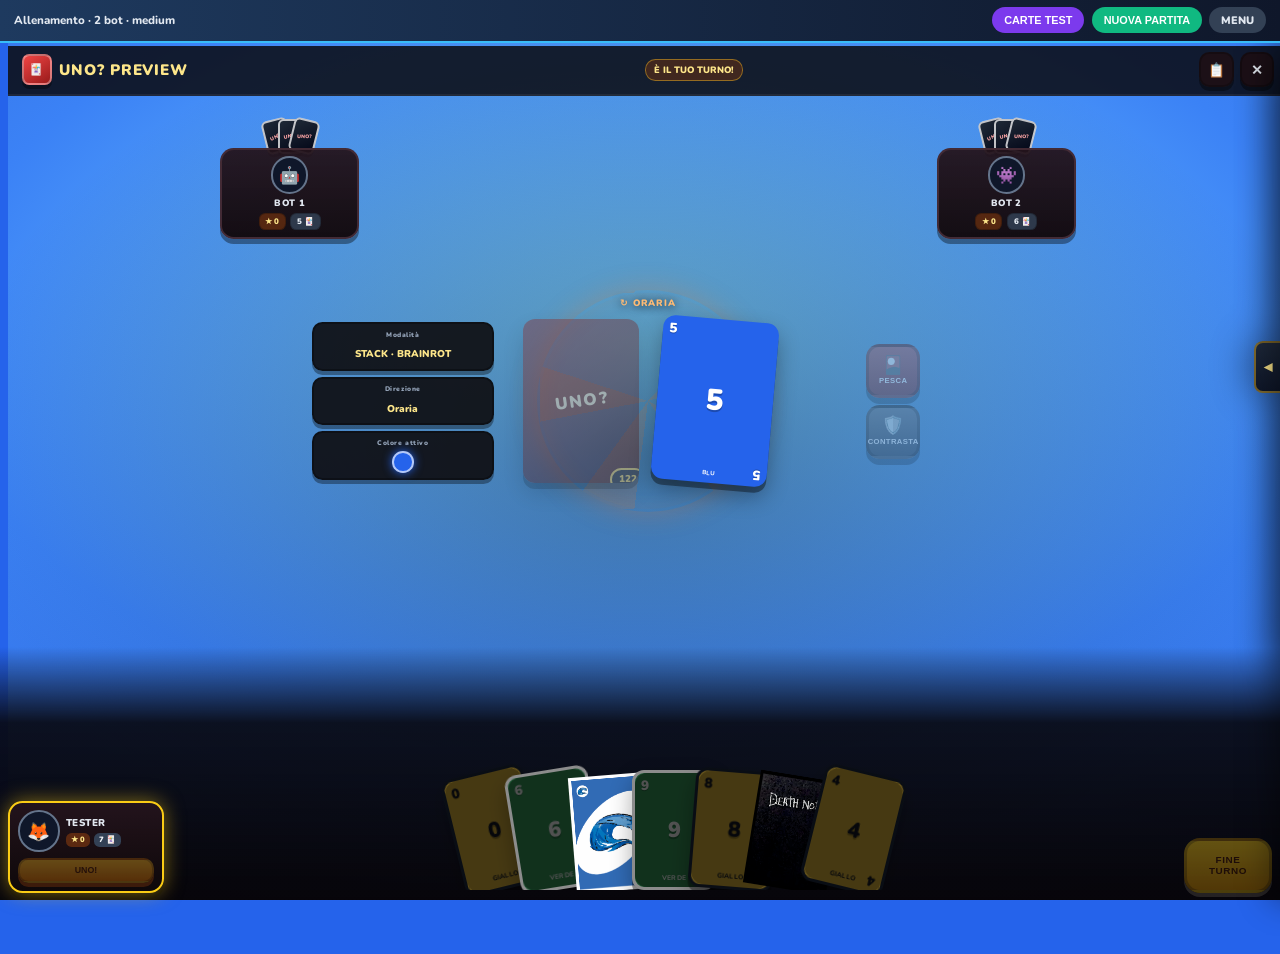
<file: GiocoPreview.html>
<!DOCTYPE html>
<html lang="it">
<head>
    <meta charset="UTF-8">
    <meta name="viewport" content="width=device-width, initial-scale=1.0, viewport-fit=cover">
    <meta name="theme-color" content="#2563eb">
    <title>UNO? REVOLUTION — Test Preview</title>
    <link rel="stylesheet" href="css/style.css">
    <link rel="stylesheet" href="css/mobile.css">
    <link rel="stylesheet" href="css/game-arena.css">
    <link rel="stylesheet" href="css/game-cards.css">
    <link rel="stylesheet" href="css/game-preview.css">
    <script>window.__UNO_PREVIEW__ = true;</script>
    <script src="js/avatar-ui.js"></script>
    <script src="js/game-sounds.js"></script>
    <script src="js/game-deck.js"></script>
    <script src="js/carte-data.js"></script>
    <script src="js/game-card-ui.js"></script>
    <script src="js/card-info.js"></script>
    <script src="js/game-engine.js"></script>
    <script src="js/game-firestore.js"></script>
    <script src="js/game-modes.js"></script>
    <script src="js/game-preview.js"></script>
    <script src="js/admin-config.js"></script>
    <script src="js/ui-transitions.js"></script>
    <script src="js/lobby-notice.js"></script>
</head>
<body class="uno-page uno-game game-root select-none">

    <div id="mode-intro-overlay" class="hidden" role="dialog" aria-modal="true">
        <div class="mode-intro-panel">
            <h3 id="mode-intro-title">Modalità</h3>
            <div id="mode-intro-body"></div>
            <button type="button" id="mode-intro-dismiss">Inizia</button>
        </div>
    </div>

    <div id="preview-bar">
        <span id="preview-bar-label">Test locale con bot</span>
        <div class="preview-actions">
            <button type="button" id="btn-preview-cheat" class="preview-btn" style="background:#7c3aed" data-sound="click" title="Aggiungi carte alla mano per test">Carte test</button>
            <button type="button" id="btn-preview-restart" class="preview-btn" data-sound="click">Nuova partita</button>
            <a href="Menu_principale.html" class="preview-btn preview-btn--ghost">Menu</a>
        </div>
    </div>

    <header class="game-topbar">
        <div class="game-logo">
            <span class="game-logo-icon">🃏</span>
            <span>UNO? PREVIEW</span>
        </div>
        <div id="turn-alert" class="hidden">—</div>
        <div class="topbar-actions">
            <button type="button" class="topbar-icon-btn" title="Regole (menu)" data-sound="click">📋</button>
            <button id="btn-leave" type="button" class="topbar-icon-btn" title="Esci" data-sound="error">✕</button>
        </div>
    </header>

    <main class="game-arena">
        <div class="arena-viewport">
            <div id="opponents-arena" aria-label="Avversari"></div>

            <div id="stack-alert" class="hidden">Stack attivo</div>
            <div id="pending-banner" aria-live="polite"></div>

            <div class="arena-middle">
                <aside class="status-panel">
                    <div class="stat-box">
                        <label>Modalità</label>
                        <span id="game-mode" class="stat-value">CLASSICA</span>
                    </div>
                    <div class="stat-box">
                        <label>Direzione</label>
                        <span id="game-direction" class="stat-value">Oraria</span>
                    </div>
                    <div class="stat-box">
                        <label>Colore attivo</label>
                        <span id="active-color-dot" class="color-slate" title="—"></span>
                    </div>
                </aside>

                <div class="pile-stage">
                    <div id="dir-ring" class="dir-ring" aria-hidden="true"></div>
                    <span id="dir-ring-label" class="dir-ring-label">Oraria</span>
                    <div class="center-piles">
                        <div class="draw-pile-stack">
                            <button type="button" id="btn-invoke-devito" class="btn-invoke-devito hidden" data-sound="win">Invoca De Vito</button>
                            <div id="deck-draw" class="gc-card gc-card-pile gc-card-draw-back" title="Pesca" role="button" tabindex="0" data-sound="draw">
                                <span id="draw-count" class="draw-count">0</span>
                            </div>
                        </div>
                        <div id="deck-discard" class="gc-card gc-card-pile gc-card-blue" aria-label="Ultima carta giocata">
                            <span class="gc-card-center">—</span>
                        </div>
                    </div>
                </div>

                <aside class="action-rail">
                    <button type="button" id="btn-pesca" class="action-tile action-tile--draw" data-sound="draw">
                        <span class="action-tile-icon">🎴</span>
                        Pesca
                    </button>
                    <button type="button" id="btn-contrast" class="action-tile action-tile--shield" disabled data-sound="bloop">
                        <span class="action-tile-icon">🛡️</span>
                        Contrasta
                    </button>
                    <div id="timer-ring" class="timer-ring hidden">
                        <svg viewBox="0 0 36 36" aria-hidden="true">
                            <circle class="track" cx="18" cy="18" r="15.5"></circle>
                            <circle class="progress" cx="18" cy="18" r="15.5"></circle>
                        </svg>
                        <span id="counter-timer">05</span>
                        <small>SEC</small>
                    </div>
                </aside>
            </div>
        </div>

        <footer class="player-stage">
            <div id="my-dossier" class="player-dossier">
                <div class="dossier-row">
                    <div id="my-dossier-avatar" class="dossier-avatar">🦊</div>
                    <div class="dossier-info">
                        <div id="my-player-label" class="dossier-name">Giocatore</div>
                        <div class="dossier-badges">
                            <span id="my-player-star" class="dossier-badge dossier-badge--star">★ 0</span>
                            <span id="my-player-meta" class="dossier-badge dossier-badge--cards">0 🃏</span>
                        </div>
                    </div>
                </div>
                <button id="btn-uno" type="button" class="btn-uno-mini" data-sound="uno">UNO!</button>
            </div>

            <div class="hand-fan-zone">
                <div id="play-selection-bar" class="hidden">
                    <span id="play-selection-label">—</span>
                    <button type="button" id="btn-play-all-dup" class="hidden btn-chunky btn-cyan play-sel-btn" data-sound="click">Tutte</button>
                    <button type="button" id="btn-play-ladder-alt" class="hidden btn-chunky btn-purple play-sel-btn" data-sound="click">Scala</button>
                    <button type="button" id="btn-confirm-play" class="btn-chunky btn-emerald play-sel-btn" data-sound="bloop">Gioca</button>
                    <button type="button" id="btn-cancel-play" class="btn-chunky btn-slate play-sel-btn" data-sound="pop">Annulla</button>
                </div>
                <div class="hand-fan-wrap no-scrollbar">
                    <div id="my-hand" class="hand-size-normal"></div>
                </div>
            </div>

            <button id="btn-end-turn" type="button" class="btn-fine-turno" disabled data-sound="bloop">Fine<br>Turno</button>
        </footer>
    </main>

    <div id="counter-overlay" class="hidden" aria-hidden="true">
        <p>—</p>
        <span id="counter-timer-fallback">5</span>
    </div>

    <div id="log-panel-wrap" class="log-panel-wrap" aria-hidden="true">
        <button type="button" id="btn-log-toggle" class="log-panel-toggle" aria-expanded="false" aria-controls="game-log-panel" title="Apri log partita">
            <span class="log-toggle-arrow" aria-hidden="true">◂</span>
        </button>
        <aside id="game-log-panel" class="game-log-panel" aria-label="Log partita">
            <header class="game-log-panel-head">Log</header>
            <div id="game-log-scroll" class="game-log-panel-body no-scrollbar"></div>
        </aside>
    </div>

    <div id="game-toast" class="hidden"></div>

    <div id="card-info-tooltip" class="hidden" role="tooltip" aria-hidden="true"></div>

    <div id="card-info-sheet" class="hidden" aria-hidden="true" role="dialog" aria-modal="true" aria-labelledby="card-info-sheet-body">
        <div class="card-info-sheet-backdrop"></div>
        <div class="card-info-sheet-panel">
            <button type="button" class="card-info-sheet-close" aria-label="Chiudi scheda carta">×</button>
            <div id="card-info-sheet-preview" class="card-info-sheet-preview"></div>
            <div id="card-info-sheet-body"></div>
        </div>
    </div>

    <div id="game-modal" class="game-modal hidden">
        <div class="game-modal-panel">
            <h2 id="modal-title" class="game-modal-title">—</h2>
            <p id="modal-description" class="game-modal-desc"></p>
            <div id="modal-content"></div>
        </div>
    </div>

    <div id="bullet-roulette-overlay" class="hidden">
        <div class="roulette-panel">
            <div class="text-xs font-black uppercase tracking-widest text-amber-400 mb-1">🔫 Roulette Russa</div>
            <div class="roulette-wheel-wrap">
                <div class="roulette-pointer-fixed" aria-hidden="true">▼</div>
                <div id="roulette-wheel" class="roulette-wheel"></div>
            </div>
            <p id="roulette-hint" class="text-[11px] text-slate-400 mt-2 font-bold"></p>
            <button type="button" id="roulette-spin-btn" class="btn-chunky btn-red roulette-spin-btn" disabled data-sound="bloop">Gira la ruota</button>
            <p id="roulette-result" class="roulette-result"></p>
        </div>
    </div>

    <aside id="preview-cheat-panel" aria-label="Pannello carte test">
        <div class="preview-cheat-head">
            <div class="preview-cheat-title-row">
                <span class="preview-cheat-title">🧪 Carte test</span>
                <button type="button" id="preview-cheat-close" class="preview-cheat-close" aria-label="Chiudi pannello">×</button>
            </div>
            <div id="preview-cheat-status" class="preview-cheat-status">Mano: — carte</div>
            <div id="preview-cheat-targets" aria-label="Destinatario carte"></div>
            <input type="search" id="preview-cheat-search" class="preview-cheat-search" placeholder="Cerca carta…" autocomplete="off">
        </div>
        <div id="preview-cheat-filters"></div>
        <div id="preview-cheat-list" class="no-scrollbar"></div>
        <div class="preview-cheat-foot">
            <button type="button" id="preview-cheat-clear" class="preview-cheat-foot-btn preview-cheat-foot-btn--danger">Svuota mano selezionata</button>
            <button type="button" id="preview-cheat-refresh" class="preview-cheat-foot-btn preview-cheat-foot-btn--ghost">Aggiorna</button>
        </div>
    </aside>

    <div id="end-overlay" class="end-overlay hidden">
        <div class="end-overlay-panel">
            <h2 id="end-title" class="end-overlay-title">—</h2>
            <p id="end-duration" class="end-overlay-duration">—</p>
            <p id="end-rewards" class="end-overlay-rewards"></p>
            <div id="end-overlay-actions" class="end-overlay-actions hidden"></div>
            <p class="end-overlay-hint">Usa «Nuova partita» nella barra in alto o ricarica la pagina.</p>
        </div>
    </div>

    <script src="js/game-client.js"></script>
    <script src="js/game-preview-cheat.js"></script>
</body>
</html>
</file>
<file: css/style.css>
@import url('https://fonts.googleapis.com/css2?family=Nunito:wght=400;700;900&display=swap');

/* --- SFONDO GLOBALE (giallo acceso + vignetta centrale leggera) --- */
:root {
    --uno-bg-outer: #fff9c4;
    --uno-bg-mid: #fde047;
    --uno-bg-warm: #fbbf24;
    --uno-bg-deep: #f59e0b;
    --uno-bg-base: #fde047;
    --uno-bg-vignette: rgba(161, 98, 7, 0.2);
    --menu-bg-outer: #7dd3fc;
    --menu-bg-mid: #3b82f6;
    --menu-bg-deep: #1e40af;
    --menu-bg-base: #2563eb;
    --menu-bg-vignette: rgba(7, 15, 36, 0.38);
}

html {
    background-color: var(--uno-bg-base);
}

body {
    font-family: 'Nunito', sans-serif;
    overflow-x: hidden;
    user-select: none;
}

.uno-page {
    background-color: var(--uno-bg-base);
    background-image:
        radial-gradient(ellipse 72% 68% at 50% 50%, var(--uno-bg-vignette) 0%, transparent 72%),
        radial-gradient(ellipse 145% 115% at 50% 38%, var(--uno-bg-outer) 0%, var(--uno-bg-mid) 32%, var(--uno-bg-warm) 62%, var(--uno-bg-deep) 100%);
    background-attachment: fixed;
    background-repeat: no-repeat;
}

.uno-index { color: #78350f; }
.uno-waiting { color: #451a03; }

/* Menu principale: blu acceso, più scuro al centro */
.uno-menu {
    color: #e2e8f0;
    background-color: var(--menu-bg-base);
    background-image:
        radial-gradient(ellipse 78% 72% at 50% 50%, var(--menu-bg-vignette) 0%, transparent 70%),
        radial-gradient(ellipse 145% 115% at 50% 38%, var(--menu-bg-outer) 0%, var(--menu-bg-mid) 38%, var(--menu-bg-deep) 100%);
    background-attachment: fixed;
    background-repeat: no-repeat;
}

/* Sfondo globale (alias legacy) */
.gaming-dark-bg {
    background-color: var(--uno-bg-base);
    background-image:
        radial-gradient(ellipse 72% 68% at 50% 50%, var(--uno-bg-vignette) 0%, transparent 72%),
        radial-gradient(ellipse 145% 115% at 50% 38%, var(--uno-bg-outer) 0%, var(--uno-bg-mid) 32%, var(--uno-bg-warm) 62%, var(--uno-bg-deep) 100%);
    background-attachment: fixed;
}

/* Pannelli scuri digitali senza riflessi chiari */
.glass-panel {
    background: #090d16;
    border: 2px solid #1e293b; /* Bordo scuro slate */
    box-shadow: 0 25px 50px -12px rgba(0, 0, 0, 0.9);
}

/* Bottoni Chunky con contrasto scuro/colorato (Zero Bianco) */
.btn-chunky {
    border-radius: 1.25rem;
    border: 3px solid rgba(0, 0, 0, 0.2);
    transition: all 0.1s cubic-bezier(0.25, 0.8, 0.25, 1);
    position: relative;
    transform: translateY(0);
    font-weight: 900;
    text-transform: uppercase;
    letter-spacing: 0.05em;
}

.btn-yellow { background-color: #facc15; color: #451a03; box-shadow: 0 8px 0 #ca8a04; }
.btn-pink { background-color: #ec4899; color: #4c0519; box-shadow: 0 8px 0 #be185d; }
.btn-cyan { background-color: #22d3ee; color: #083344; box-shadow: 0 8px 0 #0891b2; }
.btn-emerald { background-color: #10b981; color: #022c22; box-shadow: 0 8px 0 #047857; }
.btn-red { background-color: #ef4444; color: #450a0a; box-shadow: 0 8px 0 #b91c1c; }
.btn-slate { background-color: #475569; color: #0f172a; box-shadow: 0 8px 0 #1e293b; }

.btn-chunky:hover {
    transform: translateY(-2px);
    filter: brightness(1.1);
}

.btn-chunky:active {
    transform: translateY(6px);
    box-shadow: 0 2px 0 transparent !important;
}

/* Animazioni */
.modal-enter { animation: spring-up 0.4s cubic-bezier(0.175, 0.885, 0.32, 1.275) forwards; }
.modal-exit { animation: fade-down 0.15s ease-in forwards; }

@keyframes spring-up {
    0% { transform: scale(0.85) translateY(50px); opacity: 0; }
    100% { transform: scale(1) translateY(0); opacity: 1; }
}
@keyframes fade-down {
    0% { transform: scale(1) translateY(0); opacity: 1; }
    100% { transform: scale(0.9) translateY(30px); opacity: 0; }
}

/* Scrollbar scura a tema */
.custom-scroll::-webkit-scrollbar { width: 8px; }
.custom-scroll::-webkit-scrollbar-track { background: rgba(251, 191, 36, 0.35); }
.custom-scroll::-webkit-scrollbar-thumb { background: #d97706; border-radius: 10px; }
.custom-scroll::-webkit-scrollbar-thumb:hover { background: #b45309; }
</file>
<file: css/mobile.css>
/**
 * UNO? Revolution — layout mobile (telefono / tablet verticale)
 */

:root {
    --safe-top: env(safe-area-inset-top, 0px);
    --safe-right: env(safe-area-inset-right, 0px);
    --safe-bottom: env(safe-area-inset-bottom, 0px);
    --safe-left: env(safe-area-inset-left, 0px);
    --touch-min: 44px;
}

html {
    -webkit-text-size-adjust: 100%;
    text-size-adjust: 100%;
}

.uno-page {
    overflow-x: hidden;
    padding-top: var(--safe-top);
    padding-right: var(--safe-right);
    padding-bottom: var(--safe-bottom);
    padding-left: var(--safe-left);
}

/* Target touch comodi su mobile */
@media (max-width: 768px) {
    .uno-page button,
    .uno-page .btn-chunky,
    .uno-page .toggle-switch,
    .uno-page .option-pill,
    .uno-page .room-checkbox-button,
    .uno-page input[type="submit"],
    .uno-page .gc-card-hand {
        touch-action: manipulation;
    }

    .uno-game #my-hand .gc-card-hand {
        touch-action: pan-x manipulation;
        -webkit-user-select: none;
        user-select: none;
    }

    .uno-page .btn-chunky,
    .uno-page .toggle-switch {
        min-height: var(--touch-min);
    }

    .uno-page input,
    .uno-page select,
    .uno-page textarea {
        font-size: 16px; /* evita zoom iOS su focus */
    }
}

/* ---------- INDEX (login) ---------- */
@media (max-width: 768px) {
    .uno-index {
        height: auto !important;
        min-height: 100dvh;
        overflow-x: hidden;
        overflow-y: auto;
        align-items: flex-start !important;
        padding: max(12px, var(--safe-top)) max(12px, var(--safe-right)) max(16px, var(--safe-bottom)) max(12px, var(--safe-left));
    }

    .uno-index #screen-auth,
    .uno-index #screen-banned {
        margin-top: 8vh;
        margin-bottom: 24px;
        padding: 1.25rem !important;
        max-width: 100%;
    }

    .uno-index #screen-auth h1 {
        font-size: 2.5rem !important;
    }
}

/* ---------- MENU PRINCIPALE ---------- */
@media (max-width: 768px) {
    .uno-menu {
        height: auto !important;
        min-height: 100dvh;
        overflow-y: auto;
        overflow-x: hidden;
        align-items: stretch !important;
        padding: 10px !important;
    }

    .uno-menu > .max-w-5xl {
        max-width: 100%;
        min-height: min(100dvh, 100%);
        justify-content: flex-start !important;
        gap: 12px;
    }

    .uno-menu .hub-header {
        flex-direction: column;
        align-items: stretch;
        gap: 10px;
        margin-bottom: 8px !important;
    }

    .uno-menu .hub-header .hub-brand h1 {
        font-size: 2.25rem !important;
        line-height: 1;
    }

    .uno-menu .hub-profile {
        width: 100%;
        justify-content: flex-start;
        padding: 10px 12px !important;
        gap: 12px;
    }

    .uno-menu .hub-main {
        flex: none;
        padding: 8px 0 16px;
    }

    .uno-menu .hub-menu-grid {
        max-width: 100%;
        gap: 10px;
    }

    .uno-menu .hub-menu-grid .btn-chunky {
        padding: 14px 10px !important;
    }

    .uno-menu .hub-menu-grid .btn-chunky span.text-3xl {
        font-size: 1.75rem;
    }

    .uno-menu .hub-menu-grid .btn-chunky span.text-base,
    .uno-menu .hub-menu-grid .btn-chunky span.text-lg {
        font-size: 0.8rem;
    }

    .uno-menu #modal-overlay {
        padding: 8px;
        align-items: flex-end;
    }

    .uno-menu .modal-content,
    .uno-menu .modal-shell {
        width: 100% !important;
        max-width: 100% !important;
        max-height: 92dvh;
        border-radius: 1.25rem 1.25rem 0.5rem 0.5rem;
    }

    .uno-menu .modal-shell .modal-frame {
        max-height: 88dvh;
    }

    .uno-menu .modal-shell .modal-close-outside {
        top: -10px;
        right: 4px;
    }

    .uno-menu [data-admin-tab] {
        font-size: 0.6rem !important;
        padding: 8px 4px !important;
        letter-spacing: 0;
    }

    .uno-menu #modal-admin-panel .flex.gap-2 {
        flex-wrap: wrap;
    }

    .uno-menu .admin-lobby-row {
        pointer-events: auto;
        position: relative;
        z-index: 1;
    }

    .uno-menu #admin-lobbies-list {
        pointer-events: auto;
    }

    .uno-menu #modal-admin-panel .flex.gap-2 > button {
        flex: 1 1 45%;
        min-width: 0;
    }

    .uno-menu .option-pill {
        width: 48px;
        height: 48px;
    }

    .uno-menu #modal-create {
        padding: 1rem !important;
    }
}

@media (max-width: 380px) {
    .uno-menu .hub-menu-grid {
        grid-template-columns: 1fr;
    }

    .uno-menu .hub-menu-grid .col-span-2 {
        grid-column: span 1;
    }
}

/* ---------- SALA D'ATTESA ---------- */
@media (max-width: 768px) {
    .uno-waiting {
        align-items: flex-start !important;
        padding: 8px !important;
        min-height: 100dvh;
        height: auto !important;
    }

    .uno-waiting .container {
        padding: 4px;
        width: 100%;
    }

    .uno-waiting .card-inner {
        padding: 12px !important;
        border-radius: 20px;
        max-height: none !important;
    }

    .uno-waiting .waiting-grid {
        min-height: 0;
        gap: 12px;
    }

    .uno-waiting .waiting-column {
        border-radius: 20px;
        padding: 12px !important;
    }

    .uno-waiting .waiting-column h1 {
        font-size: 1.75rem !important;
    }

    .uno-waiting #room-code {
        font-size: 1.75rem !important;
        letter-spacing: 0.2em !important;
        word-break: break-all;
    }

    .uno-waiting .room-settings-panel {
        padding: 12px !important;
        max-height: none;
    }

    .uno-waiting .settings-grid {
        grid-template-columns: 1fr;
    }

    .uno-waiting .option-pill {
        width: 48px;
        height: 48px;
    }

    .uno-waiting #card-summary-modal .game-panel-dark {
        margin: 8px;
        max-height: 94dvh;
        width: calc(100% - 16px);
    }

    .uno-waiting #summary-cards-grid {
        grid-template-columns: 1fr !important;
        max-height: 50dvh;
    }
}

@media (max-width: 480px) {
    .uno-waiting .title-small {
        letter-spacing: 0.2em;
        font-size: 0.65rem;
    }
}

/* ---------- TAVOLO GIOCO ---------- */
@media (max-width: 768px) {
    .uno-game {
        height: 100dvh;
        height: 100svh;
        overflow: hidden;
        --game-hand-dock: clamp(148px, 40vh, 260px);
    }

    .uno-game .game-layout-row {
        flex-direction: column;
        min-height: 0;
    }

    .uno-game .game-sidebar {
        width: 100% !important;
        max-width: 100%;
        max-height: 76px;
        flex-direction: row;
        align-items: stretch;
        border-right: none;
        border-bottom: 1px solid #334155;
        flex-shrink: 0;
    }

    .uno-game .game-sidebar-title {
        flex-shrink: 0;
        writing-mode: vertical-rl;
        text-orientation: mixed;
        transform: rotate(180deg);
        padding: 0.4rem 0.35rem;
        border-bottom: none;
        border-right: 1px solid #1e293b;
        display: flex;
        align-items: center;
        justify-content: center;
        font-size: 0.5rem;
        letter-spacing: 0.08em;
    }

    .uno-game #game-players-list {
        flex: 1;
        flex-direction: row;
        overflow-x: auto;
        overflow-y: hidden;
        -webkit-overflow-scrolling: touch;
        padding: 6px 8px;
        gap: 6px;
        min-width: 0;
    }

    .uno-game .sidebar-player {
        flex: 0 0 auto;
        min-width: 88px;
        max-width: 120px;
        padding: 6px 8px;
    }

    .uno-game .game-arena {
        padding-bottom: var(--game-hand-dock);
    }

    .uno-game .arena-viewport {
        max-height: calc(100dvh - var(--game-hand-dock) - 3.5rem);
    }

    .uno-game .game-header {
        flex-wrap: wrap;
        height: auto !important;
        min-height: 48px;
        padding: 8px 10px !important;
        gap: 6px;
        flex-shrink: 0;
    }

    .uno-game .game-header-title {
        font-size: 0.85rem !important;
        width: 100%;
        text-align: center;
        order: -1;
    }

    .uno-game .game-header-meta {
        width: 100%;
        justify-content: space-between;
        gap: 6px;
        font-size: 0.7rem;
    }

    .uno-game .game-header-meta #game-direction {
        font-size: 0.7rem;
    }

    .uno-game #turn-alert {
        flex: 1;
        text-align: center;
        padding: 6px 8px !important;
        font-size: 0.65rem !important;
        min-width: 0;
    }

    .uno-game .game-table-area {
        padding: 4px 6px !important;
        flex: 1 1 0;
        min-height: 0;
        max-height: calc(100dvh - var(--game-hand-dock) - 118px);
        overflow: hidden;
        display: flex;
        align-items: center;
        justify-content: center;
    }

    .uno-game .table-wrap {
        width: min(78vw, 300px);
        height: min(78vw, 300px);
        max-height: calc(100dvh - var(--game-hand-dock) - 124px);
        flex-shrink: 1;
    }

    .uno-game .table-seat {
        width: 72px;
        transform: translate(-50%, -50%) rotate(var(--angle)) translateY(-min(38vw, 130px)) rotate(calc(-1 * var(--angle)));
    }

    .uno-game .seat-inner {
        padding: 5px 6px;
        border-radius: 12px;
    }

    .uno-game .seat-avatar {
        font-size: 1.15rem;
    }

    .uno-game .seat-name {
        font-size: 0.55rem;
    }

    .uno-game .seat-meta,
    .uno-game .seat-hp {
        font-size: 0.5rem;
    }

    .uno-game .dir-arrow {
        width: 36px;
        height: 36px;
        font-size: 30px;
    }

    .uno-game .pile-card {
        width: 4.5rem;
        height: 6.25rem;
        padding: 0.4rem;
    }

    .uno-game .pile-center {
        font-size: 1.35rem;
    }

    .uno-game .pile-corner {
        font-size: 0.85rem;
    }

    .uno-game .table-center {
        gap: 0.65rem;
    }

    .uno-game .color-hint {
        font-size: 0.55rem;
        bottom: -2rem;
    }

    .uno-game #stack-alert {
        top: 2px;
        font-size: 0.6rem;
        padding: 6px 10px;
        max-width: 92vw;
        text-align: center;
    }

    .uno-game .sidebar-player-name {
        font-size: 0.6rem;
        white-space: nowrap;
        overflow: hidden;
        text-overflow: ellipsis;
    }

    .uno-game .sidebar-player-meta {
        font-size: 0.5rem;
    }

    .uno-game .sidebar-player-avatar {
        width: 1.75rem;
        height: 1.75rem;
        flex-shrink: 0;
    }

    .uno-game .player-stage {
        --player-dock-h: var(--game-hand-dock);
    }

    .uno-game .hand-fan-zone {
        min-width: 0;
        width: 100%;
        overflow: hidden;
    }

    .uno-game .hand-fan-wrap {
        width: 100%;
        max-width: 100%;
        overflow-x: hidden;
        overflow-y: hidden;
        display: flex;
        justify-content: center;
        padding: 0.35rem 0 0;
    }

    .uno-game .hand-fan-wrap.hand-fan-wrap--scroll {
        overflow-x: auto !important;
        overflow-y: hidden !important;
        -webkit-overflow-scrolling: touch;
        overscroll-behavior-x: contain;
        touch-action: pan-x;
        scroll-behavior: smooth;
        justify-content: flex-start;
        padding-inline: 0.35rem;
        scrollbar-width: none;
    }

    .uno-game .hand-fan-wrap.hand-fan-wrap--scroll::-webkit-scrollbar {
        display: none;
    }

    .uno-game .hand-fan-wrap.hand-fan-wrap--scroll #my-hand {
        justify-content: flex-start;
        margin-inline: 0;
    }

    .uno-game .hand-fan-wrap.hand-fan-wrap--scroll .gc-card-hand {
        touch-action: pan-x;
    }

    .uno-game .hand-scroll-wrap {
        width: 100%;
        max-width: 100%;
        overflow-x: auto !important;
        overflow-y: hidden !important;
        touch-action: pan-x;
        -webkit-overflow-scrolling: touch;
    }

    .uno-game .hand-scroll-hint {
        font-size: 0.52rem;
        margin-bottom: 2px;
    }

    .uno-game .hand-scroll-wrap::after {
        width: 24px;
    }

    .uno-game #my-hand {
        min-height: 5.5rem !important;
        max-height: none;
        padding-left: 10px;
        padding-right: 10px;
        padding-top: 0.5rem;
        padding-bottom: 8px;
        gap: 0.45rem;
        overflow: visible !important;
        width: max-content;
        flex-shrink: 0;
        margin-inline: auto;
        visibility: visible !important;
        opacity: 1 !important;
    }

    .uno-game #my-hand.hand-fan-scroll {
        justify-content: flex-start;
    }

    .uno-game #my-hand .gc-card-hand {
        width: 3.65rem !important;
        height: 5.35rem !important;
        min-width: 3.65rem;
        min-height: 5.35rem;
        flex-shrink: 0;
        touch-action: manipulation;
        visibility: visible;
        opacity: 1;
        box-sizing: border-box;
    }

    .uno-game #my-hand .gc-card-selected {
        transform: translateY(-8px) scale(1.04);
    }

    .uno-game #my-hand .hand-empty-msg {
        color: #94a3b8;
        font-size: 0.75rem;
        font-weight: 700;
        padding: 1rem 0.5rem;
        white-space: nowrap;
    }

    .uno-game #my-hand.hand-size-many .gc-card-hand,
    .uno-game #my-hand.hand-size-crowded .gc-card-hand {
        width: 3.65rem;
        height: 5.35rem;
    }

    .uno-game #my-hand:not(.hand-fan-scroll) .hand-card-slot + .hand-card-slot {
        margin-left: -1.65rem;
    }

    .uno-game #my-hand.hand-size-many:not(.hand-fan-scroll) .hand-card-slot + .hand-card-slot {
        margin-left: -1.9rem;
    }

    .uno-game #my-hand.hand-size-crowded:not(.hand-fan-scroll) .hand-card-slot + .hand-card-slot {
        margin-left: -2.15rem;
    }

    .uno-game .gc-card-pile {
        width: 4.75rem;
        height: 6.65rem;
    }

    .uno-game .gc-card-center {
        font-size: 1.2rem;
    }

    .uno-game #btn-end-turn,
    .uno-game #btn-uno {
        min-height: var(--touch-min);
        flex-shrink: 0;
    }

    .uno-game .opp-chip {
        min-width: 4.75rem;
        max-width: 6.5rem;
    }

    .uno-game #counter-overlay {
        bottom: max(100px, calc(90px + var(--safe-bottom)));
        left: 50%;
        transform: translateX(-50%);
        max-width: calc(100vw - 24px);
    }

    .uno-game #btn-uno {
        min-height: var(--touch-min);
        padding: 10px 16px !important;
        font-size: 0.7rem !important;
    }

    .uno-game .log-panel-toggle {
        width: 2rem;
        height: 3.5rem;
        min-height: var(--touch-min);
    }

    .uno-game .game-log-panel-body .log-line {
        font-size: 0.55rem;
    }

    .uno-game #game-modal > div {
        width: 100%;
        max-width: 100%;
        margin: 8px;
        max-height: 90dvh;
        overflow-y: auto;
    }

    .uno-game .roulette-panel {
        width: 100%;
        max-width: 100%;
        margin-bottom: max(12px, var(--safe-bottom));
        border-radius: 1.25rem 1.25rem 0 0;
    }

    .uno-game .roulette-wheel-wrap {
        width: min(72vw, 240px);
        height: min(72vw, 240px);
    }

    .uno-game .roulette-slice-label {
        font-size: 0.52rem;
        max-width: 30%;
    }

    .uno-game #end-overlay h2 {
        font-size: 1.75rem !important;
    }

    .uno-game #game-toast {
        bottom: max(130px, calc(110px + var(--safe-bottom)));
        max-width: 90vw;
        text-align: center;
        z-index: 65;
    }

    .uno-game #play-selection-bar {
        padding: 4px 8px;
    }

    .uno-game .modal-target-btn {
        min-height: var(--touch-min);
    }
}

@media (max-width: 768px) and (max-height: 640px) {
    .uno-game .game-sidebar {
        max-height: 64px;
    }

    .uno-game .table-wrap {
        width: min(76vw, 300px);
        height: min(76vw, 300px);
    }

    .uno-game {
        --game-hand-dock: clamp(132px, 36vh, 220px);
    }

    .uno-game #my-hand .gc-card-hand {
        width: 3.15rem !important;
        height: 4.75rem !important;
        min-width: 3.15rem;
        min-height: 4.75rem;
    }
}

@media (max-width: 380px) and (max-height: 700px) {
    .uno-game .table-wrap {
        width: min(82vw, 280px);
        height: min(82vw, 280px);
    }

    .uno-game .table-seat {
        transform: translate(-50%, -50%) rotate(var(--angle)) translateY(-min(36vw, 115px)) rotate(calc(-1 * var(--angle)));
    }
}

/* Landscape telefono — tavolo + mano affiancati */
@media (max-height: 520px) and (orientation: landscape) {
    body.uno-game {
        flex-direction: column !important;
    }

    .uno-game .game-header {
        flex-wrap: nowrap;
        min-height: 40px;
        padding: 4px 10px !important;
    }

    .uno-game .game-header-title {
        width: auto;
        text-align: left;
        font-size: 0.75rem !important;
    }

    .uno-game .game-header-meta {
        width: auto;
        flex: 1;
        justify-content: flex-end;
    }

    .uno-game .game-main-column {
        display: grid !important;
        grid-template-columns: 1fr minmax(120px, 34%);
        grid-template-rows: 1fr auto;
        min-height: 0;
    }

    .uno-game .game-table-area {
        grid-column: 1;
        grid-row: 1;
    }


    .uno-game .hand-dock {
        position: fixed;
        left: 0;
        right: 0;
        bottom: 0;
        width: auto;
        border-top: 2px solid #334155 !important;
        padding: 6px !important;
        max-height: var(--game-hand-dock, 180px);
        min-height: 120px;
    }

    .uno-game .game-arena {
        padding-bottom: var(--game-hand-dock, 180px);
    }

    .uno-game #my-hand {
        flex-direction: row;
        flex-wrap: nowrap;
        overflow-x: auto !important;
        overflow-y: visible !important;
        max-height: calc(var(--game-hand-dock, 180px) - 64px);
        align-items: flex-end;
        min-height: 4.5rem !important;
        justify-content: flex-start;
    }

    .uno-game .table-wrap {
        width: min(38vh, 240px);
        height: min(38vh, 240px);
    }
}

/* Modali globali (tutte le pagine con #modal-overlay) */
@media (max-width: 768px) {
    #modal-overlay {
        padding: 0 !important;
        align-items: flex-end !important;
    }

    #modal-overlay .modal-content:not(.hidden),
    #modal-overlay .modal-shell:not(.hidden) {
        border-bottom-left-radius: 0;
        border-bottom-right-radius: 0;
        margin-bottom: 0;
    }

    #modal-loading-room > div {
        margin: 16px;
        max-width: calc(100% - 32px);
    }
}
</file>
<file: css/game-arena.css>
/* UNO? — Arena partita (mockup CARD GAME) */

.uno-game {
    --arena-bg-1: var(--menu-bg-mid, #3b82f6);
    --arena-bg-2: var(--menu-bg-deep, #1e40af);
    --arena-glow: #60a5fa;
    --arena-gold: #facc15;
    --player-dock-h: clamp(160px, 36vh, 240px);
}

.uno-game.game-root {
    display: flex;
    flex-direction: column;
    width: 100%;
    height: 100vh;
    height: 100dvh;
    overflow: hidden;
}

.uno-game .hidden { display: none !important; }

html:has(.uno-game) {
    background-color: var(--menu-bg-base, #2563eb);
}

.uno-game body,
.uno-game.game-root {
    background-color: var(--menu-bg-base, #2563eb);
    background-image:
        radial-gradient(ellipse 78% 72% at 50% 50%, var(--menu-bg-vignette, rgba(7, 15, 36, 0.38)) 0%, transparent 70%),
        radial-gradient(ellipse 145% 115% at 50% 38%, var(--menu-bg-outer, #7dd3fc) 0%, var(--menu-bg-mid, #3b82f6) 38%, var(--menu-bg-deep, #1e40af) 100%);
    background-attachment: fixed;
    background-repeat: no-repeat;
    color: #e2e8f0;
}

.uno-game .game-topbar {
    flex-shrink: 0;
    height: 3rem;
    display: flex;
    align-items: center;
    justify-content: space-between;
    padding: 0 0.85rem;
    background: rgba(8, 4, 6, 0.82);
    border-bottom: 2px solid rgba(255, 255, 255, 0.06);
    z-index: 30;
}

.uno-game .game-logo {
    display: flex;
    align-items: center;
    gap: 0.45rem;
    font-size: 0.95rem;
    font-weight: 900;
    letter-spacing: 0.06em;
    color: #fde68a;
    text-transform: uppercase;
}

.uno-game .game-logo-icon {
    width: 1.65rem;
    height: 1.65rem;
    border-radius: 0.45rem;
    background: linear-gradient(145deg, #ef4444, #991b1b);
    border: 2px solid rgba(255, 255, 255, 0.35);
    display: flex;
    align-items: center;
    justify-content: center;
    font-size: 0.7rem;
    box-shadow: 0 4px 0 rgba(0, 0, 0, 0.35);
}

.uno-game .topbar-actions {
    display: flex;
    align-items: center;
    gap: 0.4rem;
}

.uno-game .topbar-icon-btn {
    width: 2.15rem;
    height: 2.15rem;
    border-radius: 0.65rem;
    border: 2px solid rgba(0, 0, 0, 0.25);
    background: rgba(30, 16, 22, 0.9);
    color: #e2e8f0;
    font-size: 0.85rem;
    font-weight: 900;
    box-shadow: 0 4px 0 rgba(0, 0, 0, 0.4);
    cursor: pointer;
}

.uno-game #turn-alert {
    max-width: 38vw;
    font-size: 0.58rem;
    font-weight: 900;
    text-transform: uppercase;
    color: #fde68a;
    background: rgba(120, 53, 15, 0.45);
    border: 1px solid rgba(251, 191, 36, 0.45);
    border-radius: 0.65rem;
    padding: 0.25rem 0.5rem;
    white-space: nowrap;
    overflow: hidden;
    text-overflow: ellipsis;
}

.uno-game #turn-alert.hidden { display: none; }

/* Arena viewport */
.uno-game .game-arena {
    flex: 1;
    min-height: 0;
    display: flex;
    flex-direction: column;
    padding-bottom: var(--player-dock-h);
    position: relative;
}

.uno-game .arena-viewport {
    flex: 1;
    min-height: 0;
    position: relative;
    display: flex;
    align-items: center;
    justify-content: center;
    padding: 0.35rem 0.5rem 0.25rem;
}

/* Opponents ring */
.uno-game #opponents-arena {
    position: absolute;
    inset: 0;
    pointer-events: none;
    z-index: 4;
}

.uno-game .opp-seat {
    position: absolute;
    pointer-events: auto;
    display: flex;
    flex-direction: column;
    align-items: center;
    width: min(28vw, 7.5rem);
    transform: translate(-50%, 0);
}

.uno-game .opp-mini-fan {
    position: relative;
    width: 3.2rem;
    height: 2.1rem;
    margin-bottom: -0.35rem;
    z-index: 0;
}

.uno-game .opp-mini-card {
    position: absolute;
    width: 1.35rem;
    height: 1.9rem;
    border-radius: 0.35rem;
    border: 2px solid rgba(255, 255, 255, 0.75);
    background: linear-gradient(145deg, #1f2937, #020617);
    box-shadow: 0 3px 0 rgba(0, 0, 0, 0.35);
    bottom: 0;
}

.uno-game .opp-mini-card::after {
    content: 'UNO?';
    position: absolute;
    inset: 0;
    display: flex;
    align-items: center;
    justify-content: center;
    font-size: 0.32rem;
    font-weight: 900;
    color: #fca5a5;
    transform: rotate(-10deg);
}

.uno-game .opp-mini-card:nth-child(1) { left: 0; transform: rotate(-14deg); }
.uno-game .opp-mini-card:nth-child(2) { left: 0.85rem; transform: rotate(0deg); z-index: 1; }
.uno-game .opp-mini-card:nth-child(3) { left: 1.7rem; transform: rotate(14deg); z-index: 2; }

.uno-game .opp-dossier {
    position: relative;
    z-index: 2;
    width: 100%;
    padding: 0.4rem 0.45rem 0.45rem;
    border-radius: 0.85rem;
    border: 2px solid rgba(71, 45, 56, 0.9);
    background: linear-gradient(180deg, rgba(36, 20, 28, 0.95), rgba(18, 10, 14, 0.98));
    box-shadow: 0 5px 0 rgba(0, 0, 0, 0.38);
    text-align: center;
    transition: border-color 0.2s, box-shadow 0.2s;
}

.uno-game .opp-seat.opp-turn .opp-dossier {
    border-color: var(--arena-gold);
    box-shadow: 0 0 18px rgba(250, 204, 21, 0.45), 0 5px 0 rgba(0, 0, 0, 0.35);
    animation: dossier-glow 1.3s ease-in-out infinite;
}

@keyframes dossier-glow {
    0%, 100% { box-shadow: 0 0 12px rgba(250, 204, 21, 0.35), 0 5px 0 rgba(0, 0, 0, 0.35); }
    50% { box-shadow: 0 0 24px rgba(250, 204, 21, 0.65), 0 5px 0 rgba(0, 0, 0, 0.35); }
}

.uno-game .opp-seat.opp-out { opacity: 0.4; filter: grayscale(0.45); }

.uno-game .opp-avatar {
    width: 2.1rem;
    height: 2.1rem;
    margin: 0 auto 0.2rem;
    border-radius: 50%;
    overflow: hidden;
    border: 2px solid #64748b;
    background: #0f172a;
    display: flex;
    align-items: center;
    justify-content: center;
    font-size: 1.05rem;
}

.uno-game .opp-avatar img { width: 100%; height: 100%; object-fit: cover; }

.uno-game .opp-name {
    font-size: 0.58rem;
    font-weight: 900;
    letter-spacing: 0.04em;
    text-transform: uppercase;
    white-space: nowrap;
    overflow: hidden;
    text-overflow: ellipsis;
}

.uno-game .opp-badges {
    display: flex;
    align-items: center;
    justify-content: center;
    gap: 0.3rem;
    margin-top: 0.25rem;
}

.uno-game .opp-badge {
    font-size: 0.5rem;
    font-weight: 900;
    padding: 0.12rem 0.35rem;
    border-radius: 0.4rem;
    border: 1px solid rgba(0, 0, 0, 0.25);
}

.uno-game .opp-badge--cards {
    background: rgba(51, 65, 85, 0.85);
    color: #e2e8f0;
}

.uno-game .opp-badge--star {
    background: rgba(120, 53, 15, 0.65);
    color: #fde68a;
}

/* Middle row: status | piles | actions */
.uno-game .arena-middle {
    position: relative;
    z-index: 6;
    display: grid;
    grid-template-columns: minmax(4.5rem, 1fr) auto minmax(4.5rem, 1fr);
    align-items: center;
    gap: 0.35rem;
    width: min(100%, 42rem);
    margin: 0 auto;
}

.uno-game .status-panel {
    display: flex;
    flex-direction: column;
    gap: 0.35rem;
}

.uno-game .stat-box {
    padding: 0.35rem 0.45rem;
    border-radius: 0.65rem;
    border: 2px solid rgba(0, 0, 0, 0.3);
    background: rgba(12, 8, 10, 0.88);
    box-shadow: 0 4px 0 rgba(0, 0, 0, 0.35);
    text-align: center;
}

.uno-game .stat-box label {
    display: block;
    font-size: 0.42rem;
    font-weight: 900;
    letter-spacing: 0.08em;
    color: #94a3b8;
    margin-bottom: 0.15rem;
}

.uno-game .stat-box span,
.uno-game .stat-box .stat-value {
    font-size: 0.62rem;
    font-weight: 900;
    color: #fde68a;
}

.uno-game #active-color-dot {
    display: inline-block;
    width: 1.1rem;
    height: 1.1rem;
    border-radius: 50%;
    border: 2px solid rgba(255, 255, 255, 0.65);
    box-shadow: 0 0 10px currentColor;
    vertical-align: middle;
}

.uno-game #active-color-dot.color-red { background: #dc2626; color: #dc2626; }
.uno-game #active-color-dot.color-yellow { background: #eab308; color: #eab308; }
.uno-game #active-color-dot.color-green { background: #16a34a; color: #16a34a; }
.uno-game #active-color-dot.color-blue { background: #2563eb; color: #2563eb; }
.uno-game #active-color-dot.color-slate { background: #64748b; color: #64748b; }

/* Pile stage + direction ring */
.uno-game .pile-stage {
    position: relative;
    display: flex;
    align-items: center;
    justify-content: center;
    padding: 1.5rem;
}

.uno-game .dir-ring {
    position: absolute;
    width: min(52vw, 13.5rem);
    height: min(52vw, 13.5rem);
    border-radius: 50%;
    border: 3px solid transparent;
    background:
        conic-gradient(from 0deg, transparent 0 12%, rgba(249, 115, 22, 0.15) 12% 20%, transparent 20% 32%,
            rgba(249, 115, 22, 0.15) 32% 40%, transparent 40% 52%, rgba(249, 115, 22, 0.15) 52% 60%,
            transparent 60% 72%, rgba(249, 115, 22, 0.15) 72% 80%, transparent 80% 100%);
    box-shadow: 0 0 28px rgba(249, 115, 22, 0.25), inset 0 0 20px rgba(249, 115, 22, 0.08);
    pointer-events: none;
    animation: dir-spin 16s linear infinite;
}

.uno-game .dir-ring.dir-ccw { animation-direction: reverse; }

.uno-game .dir-ring {
    transition: filter 0.35s ease, box-shadow 0.35s ease;
}

.uno-game .dir-ring.dir-flip {
    filter: brightness(1.28);
    box-shadow: 0 0 42px rgba(251, 191, 36, 0.55), inset 0 0 26px rgba(249, 115, 22, 0.18);
}

@keyframes dir-spin {
    to { transform: rotate(360deg); }
}

.uno-game .dir-ring-label {
    position: absolute;
    top: 0.1rem;
    left: 50%;
    transform: translateX(-50%);
    z-index: 2;
    font-size: 0.58rem;
    font-weight: 900;
    letter-spacing: 0.1em;
    text-transform: uppercase;
    color: #fdba74;
    text-shadow: 0 1px 8px rgba(0, 0, 0, 0.85);
    pointer-events: none;
    white-space: nowrap;
    transition: color 0.25s ease, opacity 0.25s ease;
}

.uno-game .center-piles {
    position: relative;
    z-index: 5;
    display: flex;
    align-items: center;
    gap: 1.1rem;
}

.uno-game .draw-pile-stack {
    display: flex;
    flex-direction: column;
    align-items: center;
    gap: 0.5rem;
}

.uno-game .btn-invoke-devito {
    border: none;
    border-radius: 999px;
    padding: 0.42rem 0.85rem;
    font-size: 0.58rem;
    font-weight: 900;
    letter-spacing: 0.04em;
    text-transform: uppercase;
    color: #451a03;
    background: linear-gradient(180deg, #fde68a 0%, #f59e0b 55%, #d97706 100%);
    border: 2px solid #fef3c7;
    box-shadow: 0 4px 0 #92400e, 0 0 18px rgba(251, 191, 36, 0.45);
    cursor: pointer;
    white-space: nowrap;
    animation: devito-btn-pulse 1.4s ease-in-out infinite;
    z-index: 6;
}

.uno-game .btn-invoke-devito:hover {
    filter: brightness(1.08);
    transform: translateY(-1px);
}

.uno-game .btn-invoke-devito:active {
    transform: translateY(3px);
    box-shadow: 0 1px 0 #92400e;
}

.uno-game .btn-invoke-devito.hidden {
    display: none;
}

@keyframes devito-btn-pulse {
    0%, 100% { box-shadow: 0 4px 0 #92400e, 0 0 14px rgba(251, 191, 36, 0.35); }
    50% { box-shadow: 0 4px 0 #92400e, 0 0 24px rgba(251, 191, 36, 0.65); }
}

.uno-game .dir-ring {
    z-index: 1;
}

/* Action rail */
.uno-game .action-rail {
    display: flex;
    flex-direction: column;
    align-items: center;
    gap: 0.45rem;
}

.uno-game .action-tile {
    width: 3.35rem;
    min-height: 3.35rem;
    border-radius: 0.85rem;
    border: 3px solid rgba(0, 0, 0, 0.28);
    font-size: 0.48rem;
    font-weight: 900;
    letter-spacing: 0.05em;
    text-transform: uppercase;
    display: flex;
    flex-direction: column;
    align-items: center;
    justify-content: center;
    gap: 0.15rem;
    cursor: pointer;
    transition: transform 0.1s, filter 0.1s;
    box-shadow: 0 6px 0 rgba(0, 0, 0, 0.38);
}

.uno-game .action-tile:active:not(:disabled) {
    transform: translateY(4px);
    box-shadow: 0 2px 0 rgba(0, 0, 0, 0.38);
}

.uno-game .action-tile:disabled {
    opacity: 0.38;
    cursor: not-allowed;
    filter: grayscale(0.5);
}

.uno-game .action-tile--draw {
    background: linear-gradient(180deg, #ef4444, #b91c1c);
    color: #fff;
}

.uno-game .action-tile--shield {
    background: linear-gradient(180deg, #64748b, #334155);
    color: #f8fafc;
}

.uno-game .action-tile--shield.is-active {
    background: linear-gradient(180deg, #f59e0b, #d97706);
    color: #0f172a;
    animation: shield-pulse 1s ease-in-out infinite;
}

@keyframes shield-pulse {
    0%, 100% { box-shadow: 0 6px 0 rgba(0, 0, 0, 0.38), 0 0 0 rgba(245, 158, 11, 0); }
    50% { box-shadow: 0 6px 0 rgba(0, 0, 0, 0.38), 0 0 16px rgba(245, 158, 11, 0.55); }
}

.uno-game .action-tile-icon { font-size: 1.1rem; line-height: 1; }

.uno-game .timer-ring {
    --timer-pct: 0;
    position: relative;
    width: 3.75rem;
    height: 3.75rem;
    display: flex;
    flex-direction: column;
    align-items: center;
    justify-content: center;
}

.uno-game .timer-ring svg {
    position: absolute;
    inset: 0;
    transform: rotate(-90deg);
}

.uno-game .timer-ring circle.track {
    fill: none;
    stroke: rgba(51, 65, 85, 0.8);
    stroke-width: 4;
}

.uno-game .timer-ring circle.progress {
    fill: none;
    stroke: #ef4444;
    stroke-width: 4;
    stroke-linecap: round;
    stroke-dasharray: 100;
    stroke-dashoffset: calc(100 - var(--timer-pct));
    transition: stroke-dashoffset 0.2s linear;
}

.uno-game .timer-ring.hidden { visibility: hidden; }

.uno-game #counter-timer {
    position: relative;
    z-index: 1;
    font-size: 0.95rem;
    font-weight: 900;
    line-height: 1;
    color: #fecaca;
    font-variant-numeric: tabular-nums;
}

.uno-game .timer-ring small {
    position: relative;
    z-index: 1;
    font-size: 0.42rem;
    font-weight: 900;
    color: #94a3b8;
    letter-spacing: 0.06em;
}

.uno-game #pending-banner,
.uno-game #stack-alert {
    display: none !important;
}

/* Player dock */
.uno-game .player-stage {
    position: fixed;
    left: 0;
    right: 0;
    bottom: 0;
    z-index: 40;
    min-height: var(--player-dock-h);
    padding: 0.35rem 0.5rem max(0.45rem, env(safe-area-inset-bottom));
    display: grid;
    grid-template-columns: auto 1fr auto;
    align-items: end;
    gap: 0.35rem;
    background: linear-gradient(0deg, rgba(6, 3, 5, 0.98) 0%, rgba(6, 3, 5, 0.88) 70%, transparent 100%);
    pointer-events: none;
}

.uno-game .player-stage > * { pointer-events: auto; }

.uno-game .player-dossier {
    align-self: end;
    width: min(34vw, 8.5rem);
    padding: 0.45rem 0.5rem 0.5rem;
    border-radius: 0.9rem;
    border: 2px solid rgba(71, 45, 56, 0.95);
    background: linear-gradient(180deg, rgba(36, 20, 28, 0.96), rgba(14, 8, 10, 0.98));
    box-shadow: 0 6px 0 rgba(0, 0, 0, 0.4);
    transition: border-color 0.2s, box-shadow 0.2s;
}

.uno-game .player-dossier.my-turn {
    border-color: var(--arena-gold);
    box-shadow: 0 0 20px rgba(250, 204, 21, 0.5), 0 6px 0 rgba(0, 0, 0, 0.38);
    animation: dossier-glow 1.3s ease-in-out infinite;
}

.uno-game .dossier-row {
    display: flex;
    align-items: center;
    gap: 0.4rem;
}

.uno-game .dossier-avatar {
    width: 2.35rem;
    height: 2.35rem;
    border-radius: 50%;
    overflow: hidden;
    border: 2px solid #64748b;
    background: #0f172a;
    display: flex;
    align-items: center;
    justify-content: center;
    font-size: 1.15rem;
    flex-shrink: 0;
}

.uno-game .dossier-avatar img { width: 100%; height: 100%; object-fit: cover; }

.uno-game .dossier-info { min-width: 0; flex: 1; }

.uno-game .dossier-name {
    font-size: 0.62rem;
    font-weight: 900;
    text-transform: uppercase;
    letter-spacing: 0.05em;
    white-space: nowrap;
    overflow: hidden;
    text-overflow: ellipsis;
}

.uno-game .dossier-badges {
    display: flex;
    gap: 0.25rem;
    margin-top: 0.2rem;
    flex-wrap: wrap;
}

.uno-game .dossier-badge {
    font-size: 0.48rem;
    font-weight: 900;
    padding: 0.1rem 0.32rem;
    border-radius: 0.35rem;
}

.uno-game .dossier-badge--cards { background: #334155; color: #f1f5f9; }
.uno-game .dossier-badge--star { background: rgba(120, 53, 15, 0.7); color: #fde68a; }

.uno-game .hand-fan-zone {
    min-width: 0;
    min-height: 8.5rem;
    display: flex;
    flex-direction: column;
    align-items: center;
    justify-content: flex-end;
    padding-bottom: 0.15rem;
    overflow: visible;
}

.uno-game #play-selection-bar {
    display: flex;
    align-items: center;
    justify-content: center;
    gap: 0.35rem;
    flex-wrap: wrap;
    padding: 0 0.25rem 0.3rem;
    width: 100%;
}

.uno-game #play-selection-bar.hidden { display: none; }

.uno-game .gc-card-brainrot-pick {
    outline: 3px solid #a78bfa;
    box-shadow: 0 0 14px rgba(167, 139, 250, 0.55);
}

.uno-game #play-selection-label {
    font-size: 0.55rem;
    font-weight: 800;
    color: #7dd3fc;
    text-transform: uppercase;
}

.uno-game .hand-fan-wrap {
    width: 100%;
    overflow: hidden;
    padding: 0.5rem 0.25rem 0;
    display: flex;
    justify-content: center;
}

.uno-game .hand-fan-wrap.hand-fan-wrap--scroll {
    overflow-x: auto;
    overflow-y: hidden;
    justify-content: flex-start;
    scroll-behavior: smooth;
    overscroll-behavior-x: contain;
    max-width: 100%;
    padding-inline: 0.5rem;
    scrollbar-width: thin;
    scrollbar-color: rgba(148, 163, 184, 0.45) transparent;
}

.uno-game .hand-fan-wrap.hand-fan-wrap--scroll::-webkit-scrollbar {
    height: 6px;
}

.uno-game .hand-fan-wrap.hand-fan-wrap--scroll::-webkit-scrollbar-thumb {
    background: rgba(148, 163, 184, 0.45);
    border-radius: 999px;
}

.uno-game .hand-fan-wrap.hand-fan-wrap--scroll #my-hand {
    justify-content: flex-start;
    margin-inline: 0;
}

.uno-game #my-hand {
    display: flex;
    align-items: flex-end;
    justify-content: center;
    min-height: 7.75rem;
    width: max-content;
    max-width: none;
    margin-inline: auto;
    padding: 0.25rem 0.5rem 0;
    transform-origin: bottom center;
}

.uno-game .hand-card-slot {
    flex: 0 0 auto;
    transform-origin: bottom center;
    transition: transform 0.15s ease;
    isolation: isolate;
}

.uno-game #my-hand:not(.hand-fan-scroll) .hand-card-slot + .hand-card-slot {
    margin-left: -1.85rem;
}

.uno-game #my-hand.hand-size-many:not(.hand-fan-scroll) .hand-card-slot + .hand-card-slot {
    margin-left: -2.1rem;
}

.uno-game #my-hand.hand-size-crowded:not(.hand-fan-scroll) .hand-card-slot + .hand-card-slot {
    margin-left: -2.45rem;
}

.uno-game #my-hand.hand-fan-scroll {
    justify-content: center;
}

.uno-game #my-hand .gc-card-hand {
    transform-origin: bottom center;
    margin-left: 0;
    backface-visibility: hidden;
    -webkit-backface-visibility: hidden;
}

.uno-game #my-hand .gc-card-disabled,
.uno-game #my-hand .gc-card-hand:disabled {
    opacity: 1 !important;
    cursor: not-allowed;
    filter: brightness(0.55) saturate(0.72);
}

.uno-game #my-hand .gc-card-disabled::after,
.uno-game #my-hand .gc-card-hand:disabled::after {
    content: '';
    position: absolute;
    inset: 0;
    border-radius: inherit;
    background: rgba(0, 0, 0, 0.42);
    pointer-events: none;
    z-index: 4;
}

.uno-game .btn-fine-turno {
    align-self: end;
    min-width: 5.5rem;
    padding: 0.85rem 0.65rem;
    border-radius: 1rem;
    border: 3px solid rgba(0, 0, 0, 0.25);
    background: linear-gradient(180deg, #facc15, #ca8a04);
    color: #451a03;
    font-size: 0.62rem;
    font-weight: 900;
    letter-spacing: 0.06em;
    text-transform: uppercase;
    box-shadow: 0 8px 0 #92400e;
    cursor: pointer;
    transition: transform 0.1s;
}

.uno-game .btn-fine-turno:hover:not(:disabled) { filter: brightness(1.06); transform: translateY(-2px); }
.uno-game .btn-fine-turno:active:not(:disabled) { transform: translateY(5px); box-shadow: 0 3px 0 #92400e; }
.uno-game .btn-fine-turno:disabled { opacity: 0.38; cursor: not-allowed; box-shadow: 0 4px 0 #57534e; }

.uno-game .btn-uno-mini {
    margin-top: 0.35rem;
    width: 100%;
    padding: 0.35rem;
    border-radius: 0.65rem;
    border: 2px solid rgba(0, 0, 0, 0.25);
    background: linear-gradient(180deg, #fbbf24, #d97706);
    color: #451a03;
    font-size: 0.55rem;
    font-weight: 900;
    box-shadow: 0 4px 0 #92400e;
    cursor: pointer;
}

.uno-game .btn-uno-mini:disabled { opacity: 0.35; cursor: not-allowed; }
.uno-game .btn-uno-mini.uno-flash { animation: uno-pulse 0.9s ease-in-out infinite; }

@keyframes uno-pulse {
    0%, 100% { transform: scale(1); filter: brightness(1); }
    50% { transform: scale(1.05); filter: brightness(1.12); }
}

.uno-game {
    --log-panel-w: 15vw;
    --log-toggle-w: 1.65rem;
}

.uno-game .log-panel-wrap {
    position: fixed;
    top: 2.65rem;
    right: 0;
    bottom: var(--player-dock-h);
    z-index: 32;
    display: flex;
    flex-direction: row;
    align-items: stretch;
    width: calc(var(--log-panel-w) + var(--log-toggle-w));
    min-width: calc(3.5rem + var(--log-toggle-w));
    max-width: calc(11rem + var(--log-toggle-w));
    transform: translateX(calc(100% - var(--log-toggle-w)));
    transition: transform 0.38s cubic-bezier(0.22, 1, 0.36, 1);
    filter: drop-shadow(-6px 0 18px rgba(0, 0, 0, 0.4));
}

.uno-game .log-panel-wrap.is-open {
    transform: translateX(0);
}

.uno-game .game-log-panel {
    flex: 1;
    min-width: 0;
    display: flex;
    flex-direction: column;
    background: rgba(10, 8, 12, 0.97);
    border: 2px solid rgba(251, 191, 36, 0.4);
    border-left: none;
    border-radius: 0;
}

.uno-game .game-log-panel-head {
    flex-shrink: 0;
    padding: 0.45rem 0.35rem 0.35rem;
    font-size: 0.5rem;
    font-weight: 900;
    letter-spacing: 0.12em;
    text-transform: uppercase;
    text-align: center;
    color: #fde68a;
    border-bottom: 1px solid rgba(251, 191, 36, 0.2);
}

.uno-game .game-log-panel-body {
    flex: 1;
    min-height: 0;
    overflow-y: auto;
    overflow-x: hidden;
    padding: 0.35rem 0.3rem 0.5rem;
    -webkit-overflow-scrolling: touch;
}

.uno-game .game-log-panel-body .log-line {
    margin: 0 0 0.35rem;
    padding: 0.28rem 0.22rem;
    font-size: 0.48rem;
    line-height: 1.35;
    font-family: ui-monospace, monospace;
    color: #64748b;
    word-break: break-word;
    border-radius: 0.35rem;
}

.uno-game .game-log-panel-body .log-line--recent {
    color: #cbd5e1;
    background: rgba(30, 41, 59, 0.55);
}

.uno-game .game-log-panel-body .log-line:last-child {
    color: #fde68a;
    font-weight: 700;
}

.uno-game .log-panel-toggle {
    flex-shrink: 0;
    align-self: center;
    width: var(--log-toggle-w);
    height: 3.25rem;
    margin: 0;
    padding: 0;
    border: 2px solid rgba(251, 191, 36, 0.45);
    border-right: none;
    border-radius: 0.55rem 0 0 0.55rem;
    background: linear-gradient(180deg, #1e293b, #0f172a);
    color: #fde68a;
    font-size: 1rem;
    font-weight: 900;
    line-height: 1;
    cursor: pointer;
    transition: background 0.15s ease;
}

.uno-game .log-panel-toggle:hover {
    background: linear-gradient(180deg, #334155, #1e293b);
}

.uno-game .log-toggle-arrow {
    display: block;
    pointer-events: none;
}

.uno-game .btn-uno-mini.uno-said,
.uno-game .btn-uno-mini.uno-said:disabled {
    background: linear-gradient(180deg, #86efac, #16a34a);
    color: #052e16;
    box-shadow: 0 4px 0 #14532d;
    opacity: 1;
    cursor: default;
}

.uno-game #game-toast {
    position: fixed;
    bottom: calc(var(--player-dock-h) + 12px);
    left: 50%;
    transform: translateX(-50%);
    z-index: 60;
    background: #1e293b;
    border: 2px solid #fbbf24;
    color: #fef3c7;
    padding: 0.5rem 1rem;
    border-radius: 999px;
    font-size: 0.78rem;
    font-weight: 700;
}

.uno-game #game-toast.hidden { display: none; }

.uno-game #counter-overlay { display: none !important; }

/* Card sizes in arena */
.uno-game .gc-card-pile {
    width: 6.5rem;
    height: 9.25rem;
}

.uno-game .gc-card-hand {
    width: 4.85rem;
    height: 7rem;
}

.uno-game #my-hand.hand-size-many .gc-card-hand,
.uno-game #my-hand.hand-size-crowded .gc-card-hand { width: 4.35rem; height: 6.25rem; }

.uno-game .hand-card-slot:hover .gc-card-hand:not(.gc-card-disabled) {
    z-index: 20 !important;
}

.uno-game .gc-card-selected {
    z-index: 25 !important;
}

/* Carte: reset button + colori espliciti (evita testo flottante senza sfondo) */
.uno-game .gc-card {
    position: relative;
    box-sizing: border-box;
    flex-shrink: 0;
}

.uno-game button.gc-card {
    appearance: none;
    -webkit-appearance: none;
    font: inherit;
    margin: 0;
    padding: 0;
    border-style: solid;
    background-color: #334155;
    background-image: none;
}

.uno-game button.gc-card.gc-card-red,
.uno-game .gc-card.gc-card-red { background: #dc2626 !important; color: #fff; }

.uno-game button.gc-card.gc-card-yellow,
.uno-game .gc-card.gc-card-yellow { background: #eab308 !important; color: #0f172a; }

.uno-game button.gc-card.gc-card-green,
.uno-game .gc-card.gc-card-green { background: #16a34a !important; color: #fff; }

.uno-game button.gc-card.gc-card-blue,
.uno-game .gc-card.gc-card-blue { background: #2563eb !important; color: #fff; }

.uno-game button.gc-card.gc-card-black,
.uno-game .gc-card.gc-card-black {
    background: linear-gradient(145deg, #1f2937 0%, #020617 100%) !important;
    color: #f8fafc;
}

.uno-game button.gc-card.gc-card-wild,
.uno-game .gc-card.gc-card-wild {
    background: linear-gradient(145deg, #64748b 0%, #334155 100%) !important;
    color: #fff;
}

.uno-game button.gc-card.gc-card-art,
.uno-game .gc-card.gc-card-art {
    background: transparent !important;
    background-image: none !important;
    color: inherit;
}

.uno-game button.gc-card.gc-card-brainrot,
.uno-game .gc-card.gc-card-brainrot {
    background: linear-gradient(160deg, #312e81, #1e1b4b) !important;
    color: #e0e7ff;
}

.uno-game button.gc-card.gc-card-battle-yellow,
.uno-game .gc-card.gc-card-battle-yellow { background: #eab308 !important; color: #0f172a; }

.uno-game button.gc-card.gc-card-battle-white,
.uno-game .gc-card.gc-card-battle-white { background: #f1f5f9 !important; color: #0f172a; }

.uno-game button.gc-card.gc-card-battle-pink,
.uno-game .gc-card.gc-card-battle-pink { background: #ec4899 !important; color: #fff; }

.uno-game button.gc-card.gc-card-battle-blue,
.uno-game .gc-card.gc-card-battle-blue { background: #2563eb !important; color: #fff; }

.uno-game button.gc-card.gc-card-draw-back,
.uno-game .gc-card.gc-card-draw-back {
    background: linear-gradient(145deg, #b91c1c 0%, #7f1d1d 55%, #450a0a 100%) !important;
    color: #fef3c7;
}

.uno-game .gc-card-pile .gc-card-center {
    font-size: 1.35rem;
    max-width: 92%;
    overflow: hidden;
    text-overflow: ellipsis;
}

.uno-game .gc-card-pile .gc-card-sub {
    font-size: 0.38rem;
}

/* Modali / overlay */
.uno-game .game-modal {
    position: fixed;
    inset: 0;
    z-index: 50;
    display: flex;
    align-items: center;
    justify-content: center;
    padding: 1rem;
    background: rgba(0, 0, 0, 0.8);
    backdrop-filter: blur(4px);
    pointer-events: auto;
}

.uno-game .game-modal-panel {
    width: 100%;
    max-width: 24rem;
    background: #0f172a;
    border: 2px solid #f59e0b;
    border-radius: 1rem;
    padding: 1.5rem;
    box-shadow: 0 20px 50px rgba(0, 0, 0, 0.55);
    pointer-events: auto;
}

.uno-game .game-modal-title {
    font-size: 1.25rem;
    font-weight: 900;
    color: #f59e0b;
    text-transform: uppercase;
    margin-bottom: 0.25rem;
}

.uno-game .game-modal-desc {
    font-size: 0.875rem;
    color: #94a3b8;
    margin-bottom: 1rem;
}

.uno-game .modal-card-pick-list {
    display: flex;
    flex-wrap: wrap;
    justify-content: center;
    gap: 0.45rem;
    max-height: min(52vh, 22rem);
    overflow-y: auto;
    overflow-x: hidden;
    padding: 0.25rem 0.15rem 0.35rem;
    -webkit-overflow-scrolling: touch;
}

.uno-game .modal-card-pick-empty {
    width: 100%;
    text-align: center;
    font-size: 0.8rem;
    color: #94a3b8;
    padding: 0.75rem 0.5rem;
}

.uno-game .modal-card-pick-btn {
    appearance: none;
    -webkit-appearance: none;
    border: none;
    padding: 0;
    margin: 0;
    background: transparent;
    cursor: pointer;
    flex-shrink: 0;
    transition: transform 0.12s ease;
    pointer-events: auto;
    touch-action: manipulation;
}

.uno-game .modal-card-pick-face {
    display: block;
    pointer-events: none;
}

.uno-game .modal-card-pick-btn:hover {
    transform: translateY(-3px) scale(1.04);
}

.uno-game .gc-card-modal-pick {
    width: 3.65rem;
    height: 5.25rem;
    pointer-events: none;
}

.uno-game .end-overlay {
    position: fixed;
    inset: 0;
    z-index: 70;
    display: flex;
    align-items: center;
    justify-content: center;
    padding: 1.5rem;
    background: rgba(0, 0, 0, 0.85);
}

.uno-game .end-overlay-panel { text-align: center; max-width: 28rem; }

.uno-game .end-overlay-title {
    font-size: 2.25rem;
    font-weight: 900;
    color: #fbbf24;
    margin-bottom: 0.75rem;
}

.uno-game .end-overlay-duration {
    font-size: 1.125rem;
    color: #cbd5e1;
    font-family: monospace;
    margin-bottom: 0.5rem;
}

.uno-game .end-overlay-rewards {
    font-size: 0.875rem;
    color: #34d399;
    font-weight: 700;
    margin-bottom: 1rem;
    white-space: pre-line;
    line-height: 1.45;
}

.uno-game .end-overlay-hint { font-size: 0.875rem; color: #64748b; }

.uno-game .end-overlay-actions {
    display: flex;
    flex-direction: column;
    gap: 0.65rem;
    margin-top: 1.25rem;
    width: 100%;
}

.uno-game .end-overlay-actions.hidden { display: none; }

.uno-game .end-overlay-btn {
    width: 100%;
    padding: 0.85rem 1rem;
    font-size: 0.95rem;
    font-weight: 900;
    text-transform: uppercase;
    letter-spacing: 0.04em;
    border-radius: 0.65rem;
    border: 3px solid transparent;
    cursor: pointer;
}

.uno-game .end-overlay-btn--menu {
    background: #334155;
    border-color: #64748b;
    color: #f1f5f9;
}

.uno-game .end-overlay-btn--menu:hover { filter: brightness(1.08); }

.uno-game .end-overlay-btn--next {
    background: linear-gradient(180deg, #f59e0b 0%, #d97706 100%);
    border-color: #fcd34d;
    color: #1e293b;
    box-shadow: 0 4px 0 #92400e;
}

.uno-game .end-overlay-btn--next:hover { filter: brightness(1.06); }

.uno-game .roulette-spin-btn {
    width: 100%;
    padding: 0.75rem;
    margin-top: 0.75rem;
    font-size: 0.875rem;
}

/* —— Card info: tooltip PC + scheda mobile —— */
.uno-game #card-info-tooltip {
    position: fixed;
    z-index: 65;
    max-width: min(17rem, calc(100vw - 16px));
    padding: 0.65rem 0.75rem;
    border-radius: 0.75rem;
    background: rgba(15, 23, 42, 0.96);
    border: 2px solid rgba(250, 204, 21, 0.35);
    box-shadow: 0 10px 28px rgba(0, 0, 0, 0.45), 0 0 0 1px rgba(255, 255, 255, 0.06);
    pointer-events: none;
    opacity: 0;
    transform: translateY(6px);
    animation: card-info-tooltip-in 130ms ease-out forwards;
}

@keyframes card-info-tooltip-in {
    to {
        opacity: 1;
        transform: translateY(0);
    }
}

.uno-game #card-info-tooltip .cit-name {
    font-size: 0.9rem;
    font-weight: 900;
    color: #fde68a;
    margin-bottom: 0.35rem;
    line-height: 1.2;
}

.uno-game #card-info-tooltip .cit-row {
    font-size: 0.7rem;
    color: #cbd5e1;
    margin-bottom: 0.2rem;
}

.uno-game #card-info-tooltip .cit-label {
    font-weight: 800;
    color: #94a3b8;
}

.uno-game #card-info-tooltip .cit-section {
    margin-top: 0.35rem;
    font-size: 0.68rem;
    color: #e2e8f0;
}

.uno-game #card-info-tooltip .cit-effetto {
    margin: 0.15rem 0 0;
    line-height: 1.35;
    color: #cbd5e1;
}

.uno-game #card-info-tooltip .cit-list,
.uno-game #card-info-sheet .cit-list {
    margin: 0.25rem 0 0;
    padding-left: 1rem;
    list-style: disc;
}

.uno-game #card-info-tooltip .cit-list li,
.uno-game #card-info-sheet .cit-list li {
    margin-bottom: 0.15rem;
}

.uno-game .hand-card-slot {
    position: relative;
}

.uno-game .card-hold-ring {
    position: absolute;
    inset: -6px;
    pointer-events: none;
    z-index: 8;
    display: flex;
    align-items: center;
    justify-content: center;
}

.uno-game .card-hold-ring svg {
    width: 100%;
    height: 100%;
    transform: rotate(-90deg);
}

.uno-game .card-hold-ring-track {
    fill: none;
    stroke: rgba(255, 255, 255, 0.15);
    stroke-width: 3;
}

.uno-game .card-hold-ring-progress {
    fill: none;
    stroke: #facc15;
    stroke-width: 3.5;
    stroke-linecap: round;
    stroke-dasharray: 113.1;
    stroke-dashoffset: 113.1;
}

.uno-game .card-hold-ring.is-active .card-hold-ring-progress {
    animation: card-hold-ring-fill 600ms linear forwards;
}

@keyframes card-hold-ring-fill {
    to { stroke-dashoffset: 0; }
}

.uno-game #card-info-sheet {
    position: fixed;
    inset: 0;
    z-index: 70;
    display: flex;
    align-items: center;
    justify-content: center;
    padding: max(12px, env(safe-area-inset-top)) 12px max(12px, env(safe-area-inset-bottom));
    opacity: 0;
    transition: opacity 150ms ease;
}

.uno-game #card-info-sheet.is-open {
    opacity: 1;
}

.uno-game #card-info-sheet.is-open .card-info-sheet-panel {
    transform: scale(1);
    opacity: 1;
}

.uno-game .card-info-sheet-backdrop {
    position: absolute;
    inset: 0;
    background: rgba(0, 0, 0, 0.72);
}

.uno-game .card-info-sheet-panel {
    position: relative;
    width: 100%;
    max-width: 22rem;
    max-height: min(88dvh, 640px);
    overflow-y: auto;
    border-radius: 1rem;
    background: linear-gradient(165deg, #1e293b 0%, #0f172a 100%);
    border: 2px solid rgba(250, 204, 21, 0.3);
    box-shadow: 0 20px 50px rgba(0, 0, 0, 0.55);
    padding: 1rem 1rem 1.15rem;
    transform: scale(0.95);
    opacity: 0;
    transition: transform 150ms ease, opacity 150ms ease;
}

.uno-game .card-info-sheet-close {
    position: absolute;
    top: 0.5rem;
    right: 0.5rem;
    width: 2rem;
    height: 2rem;
    border: none;
    border-radius: 0.5rem;
    background: rgba(255, 255, 255, 0.08);
    color: #f8fafc;
    font-size: 1.35rem;
    line-height: 1;
    font-weight: 700;
    cursor: pointer;
    z-index: 2;
}

.uno-game .card-info-sheet-preview {
    display: flex;
    justify-content: center;
    margin: 0.5rem 0 0.85rem;
}

.uno-game .gc-card-sheet-preview {
    width: clamp(5.5rem, 28vw, 7.5rem);
    min-height: clamp(7.5rem, 38vw, 10.5rem);
    pointer-events: none;
    transform: none !important;
}

.uno-game #card-info-sheet-body .cis-name {
    font-size: 1.15rem;
    font-weight: 900;
    color: #fde68a;
    margin: 0 2rem 0.5rem 0;
    line-height: 1.25;
}

.uno-game #card-info-sheet-body .cis-meta {
    display: flex;
    flex-wrap: wrap;
    gap: 0.35rem 0.75rem;
    font-size: 0.78rem;
    color: #94a3b8;
    margin-bottom: 0.75rem;
}

.uno-game #card-info-sheet-body .cis-meta strong {
    color: #cbd5e1;
}

.uno-game #card-info-sheet-body .cis-block {
    margin-bottom: 0.75rem;
}

.uno-game #card-info-sheet-body .cis-block h3 {
    font-size: 0.72rem;
    font-weight: 900;
    text-transform: uppercase;
    letter-spacing: 0.06em;
    color: #f59e0b;
    margin: 0 0 0.35rem;
}

.uno-game #card-info-sheet-body .cis-effetto {
    margin: 0;
    font-size: 0.82rem;
    line-height: 1.45;
    color: #e2e8f0;
}

body.card-info-sheet-open {
    overflow: hidden;
}

@media (hover: hover) and (pointer: fine) {
    .uno-game .hand-card-slot .gc-card-hand:hover {
        z-index: 6;
    }
}
</file>
<file: css/game-cards.css>
/* Carte, modali picker e roulette — pagine partita (gioco.html) */

.no-scrollbar::-webkit-scrollbar { display: none; }
.no-scrollbar { -ms-overflow-style: none; scrollbar-width: none; }
.btn-purple { background-color: #a855f7; color: #fff; box-shadow: 0 8px 0 #7e22ce; }

.uno-game .gc-card {
    position: relative;
    border-radius: 0.75rem;
    border: none;
    box-shadow: 0 6px 0 rgba(0, 0, 0, 0.38), 0 10px 22px rgba(0, 0, 0, 0.32);
    display: flex;
    flex-direction: column;
    align-items: center;
    justify-content: center;
    text-align: center;
    overflow: hidden;
    user-select: none;
    transition: transform 0.15s ease, box-shadow 0.15s ease, filter 0.15s ease;
}

.uno-game .gc-card-pile {
    width: 7.25rem;
    height: 10.25rem;
    padding: 0.45rem 0.35rem 0.5rem;
    cursor: pointer;
}

.uno-game .gc-card-pile:hover:not(.gc-card-disabled) {
    transform: translateY(-4px) scale(1.03);
    filter: brightness(1.05);
}

.uno-game .gc-card-hand {
    flex: 0 0 auto;
    width: 5.25rem;
    height: 7.5rem;
    padding: 0.35rem 0.3rem 0.4rem;
    cursor: pointer;
}

.uno-game #my-hand.hand-size-many .gc-card-hand,
.uno-game #my-hand.hand-size-crowded .gc-card-hand {
    width: 4.35rem;
    height: 6.25rem;
}

.uno-game .hand-card-slot:hover .gc-card-hand:not(.gc-card-disabled):not(:disabled) {
    transform: translateY(-10px) scale(1.05);
    box-shadow: 0 10px 0 rgba(0, 0, 0, 0.32), 0 16px 28px rgba(0, 0, 0, 0.38);
    z-index: 5;
}

.uno-game .gc-card-disabled,
.uno-game .gc-card-hand:disabled {
    opacity: 1;
    cursor: not-allowed;
    filter: brightness(0.55) saturate(0.72);
}

.uno-game .gc-card-disabled::after,
.uno-game .gc-card-hand:disabled::after {
    content: '';
    position: absolute;
    inset: 0;
    border-radius: inherit;
    background: rgba(0, 0, 0, 0.42);
    pointer-events: none;
    z-index: 4;
}

.uno-game .gc-card-counter {
    outline: 3px solid #f59e0b;
    outline-offset: 3px;
    box-shadow: 0 0 16px rgba(245, 158, 11, 0.5), 0 6px 0 rgba(0, 0, 0, 0.35);
}

.uno-game .gc-card-selected {
    outline: 3px solid #38bdf8;
    outline-offset: 3px;
    transform: translateY(-14px) scale(1.06);
    box-shadow: 0 0 20px rgba(56, 189, 248, 0.55), 0 8px 0 rgba(0, 0, 0, 0.32);
    z-index: 6;
}

.uno-game .gc-card-mari {
    outline: 3px solid #22c55e;
    outline-offset: 3px;
    box-shadow: 0 0 16px rgba(34, 197, 94, 0.45);
}

.uno-game .gc-card-forced-surprise {
    outline: 3px solid #f59e0b;
    outline-offset: 3px;
    box-shadow: 0 0 18px rgba(245, 158, 11, 0.55);
    animation: gc-surprise-pulse 1s ease-in-out infinite;
}

@keyframes gc-surprise-pulse {
    0%, 100% { transform: scale(1); }
    50% { transform: scale(1.04); }
}

.uno-game .gc-card-ladder-hint { outline: 2px dashed #a78bfa; outline-offset: 3px; }
.uno-game .gc-card-dup-group { outline: 2px dashed rgba(56, 189, 248, 0.65); outline-offset: 3px; }

.uno-game .gc-corner {
    position: absolute;
    font-weight: 900;
    line-height: 1;
    text-shadow: 0 1px 0 rgba(0, 0, 0, 0.25);
}

.uno-game .gc-corner-tl { top: 0.35rem; left: 0.4rem; font-size: 0.85rem; }

.uno-game .gc-corner-br {
    bottom: 0.35rem;
    right: 0.4rem;
    font-size: 0.85rem;
    transform: rotate(180deg);
}

.uno-game .gc-card.gc-card-art,
.uno-game button.gc-card.gc-card-art {
    padding: 0 !important;
    overflow: visible;
    background: transparent !important;
    background-image: none !important;
    border: none;
    border-radius: 0;
    box-shadow: none;
    line-height: 0;
    height: auto;
}

.uno-game .gc-card-hand.gc-card-art,
.uno-game .gc-card-pile.gc-card-art,
.uno-game button.gc-card-hand.gc-card-art,
.uno-game button.gc-card-pile.gc-card-art {
    display: block;
    height: auto !important;
    aspect-ratio: 321 / 443;
    padding: 0 !important;
}

.uno-game .gc-card-art .gc-card-art-img {
    display: block;
    width: 100%;
    height: auto;
    aspect-ratio: 321 / 443;
    object-fit: contain;
    object-position: center;
    border-radius: 0;
    pointer-events: none;
    user-select: none;
    vertical-align: top;
}

.uno-game .gc-card-center {
    font-size: 1.65rem;
    font-weight: 900;
    line-height: 1.05;
    text-shadow: 0 2px 0 rgba(0, 0, 0, 0.25);
    word-break: break-word;
    padding: 0 0.2rem;
}

.uno-game .gc-card-pile .gc-card-center { font-size: 1.85rem; }
.uno-game .gc-card-hand .gc-card-center { font-size: 1.35rem; }
.uno-game #my-hand.hand-size-crowded .gc-card-center { font-size: 1rem; }

.uno-game .gc-card-sub {
    position: absolute;
    bottom: 0.38rem;
    left: 0.25rem;
    right: 0.25rem;
    font-size: 0.42rem;
    font-weight: 800;
    text-transform: uppercase;
    letter-spacing: 0.03em;
    opacity: 0.92;
    line-height: 1.15;
    max-height: 2.2em;
    overflow: hidden;
}

.uno-game .gc-card-brainrot-name {
    flex: 1;
    display: flex;
    align-items: center;
    justify-content: center;
    width: 100%;
    padding: 0.15rem 0.2rem 1rem;
    font-size: 0.48rem;
    font-weight: 900;
    line-height: 1.12;
    word-break: break-word;
}

.uno-game .gc-card-pt {
    position: absolute;
    right: 0.35rem;
    bottom: 0.35rem;
    font-size: 0.52rem;
    font-weight: 900;
    color: #fff;
    text-shadow: 0 1px 2px rgba(0, 0, 0, 0.55);
}

.uno-game .gc-card-red { background: #dc2626; color: #fff; }
.uno-game .gc-card-yellow { background: #eab308; color: #0f172a; }
.uno-game .gc-card-green { background: #16a34a; color: #fff; }
.uno-game .gc-card-blue { background: #2563eb; color: #fff; }

.uno-game .gc-card-black {
    background: linear-gradient(145deg, #1f2937 0%, #020617 100%);
    color: #f8fafc;
}

.uno-game .gc-card-wild {
    background: linear-gradient(145deg, #64748b 0%, #334155 100%);
    color: #fff;
}

.uno-game .gc-card-brainrot { background: linear-gradient(160deg, #312e81, #1e1b4b); color: #e0e7ff; }
.uno-game .gc-card-battle-yellow { background: #eab308; color: #0f172a; }
.uno-game .gc-card-battle-white { background: #f1f5f9; color: #0f172a; }
.uno-game .gc-card-battle-pink { background: #ec4899; color: #fff; }
.uno-game .gc-card-battle-blue { background: #2563eb; color: #fff; }

.uno-game .gc-card-draw-back {
    background: linear-gradient(145deg, #b91c1c 0%, #7f1d1d 55%, #450a0a 100%);
    color: #fef3c7;
    cursor: pointer;
}

.uno-game .gc-card-draw-back::after {
    content: 'UNO?';
    font-weight: 900;
    font-size: 1.05rem;
    letter-spacing: 0.08em;
    transform: rotate(-8deg);
    opacity: 0.95;
}

.uno-game .gc-card-draw-back.pile-draw-disabled {
    opacity: 0.4;
    filter: grayscale(0.35);
    cursor: not-allowed;
}

.uno-game #deck-discard { transform: rotate(5deg); }

.uno-game .draw-count {
    position: absolute;
    bottom: -0.45rem;
    right: -0.45rem;
    background: #0f172a;
    border: 2px solid #facc15;
    color: #facc15;
    font-size: 0.62rem;
    font-weight: 900;
    padding: 0.15rem 0.45rem;
    border-radius: 999px;
    z-index: 2;
}

.uno-game .gc-dup-badge,
.uno-game .gc-dup-sel {
    position: absolute;
    top: 0.3rem;
    left: 0.3rem;
    font-size: 0.48rem;
    font-weight: 900;
    padding: 0.1rem 0.3rem;
    border-radius: 0.35rem;
    background: rgba(0, 0, 0, 0.35);
    z-index: 2;
}

.uno-game .gc-dup-sel { color: #7dd3fc; }
.uno-game .gc-dup-badge { color: #fde68a; }

.uno-game .gc-ladder-badge {
    position: absolute;
    top: 0.3rem;
    right: 0.3rem;
    font-size: 0.45rem;
    font-weight: 900;
    padding: 0.1rem 0.3rem;
    border-radius: 0.35rem;
    background: rgba(16, 185, 129, 0.85);
    color: #ecfdf5;
    z-index: 3;
    cursor: pointer;
    pointer-events: auto;
}

.uno-game .gc-ladder-badge:hover { filter: brightness(1.12); }

.uno-game .gc-ladder-dup-hint {
    position: absolute;
    bottom: 0.3rem;
    right: 0.3rem;
    font-size: 0.55rem;
    font-weight: 900;
    padding: 0.05rem 0.25rem;
    border-radius: 0.3rem;
    background: rgba(167, 139, 250, 0.9);
    color: #f5f3ff;
    z-index: 3;
    pointer-events: none;
}

.uno-game .hand-empty-msg {
    color: #94a3b8;
    font-size: 0.75rem;
    font-weight: 700;
    padding: 1rem;
}

.uno-game .modal-target-revive {
    border-color: #4ade80 !important;
    background: linear-gradient(180deg, #166534, #14532d) !important;
}

.uno-game .modal-color-btn,
.uno-game .modal-target-btn {
    width: 100%;
    padding: 0.75rem;
    border-radius: 12px;
    font-weight: 800;
    margin-bottom: 0.5rem;
    border: 2px solid #475569;
    background: #1e293b;
    color: #fff;
}

.uno-game .modal-color-btn.color-red { background: #dc2626; border-color: #fca5a5; }
.uno-game .modal-color-btn.color-yellow { background: #eab308; color: #0f172a; border-color: #fef08a; }
.uno-game .modal-color-btn.color-green { background: #16a34a; border-color: #86efac; }
.uno-game .modal-color-btn.color-blue { background: #2563eb; border-color: #93c5fd; }

.uno-game #bullet-roulette-overlay {
    position: fixed;
    inset: 0;
    z-index: 80;
    display: flex;
    align-items: flex-end;
    justify-content: center;
    background: rgba(0, 0, 0, 0.75);
    backdrop-filter: blur(4px);
    pointer-events: none;
}

.uno-game #bullet-roulette-overlay.active { pointer-events: auto; }
.uno-game #bullet-roulette-overlay.hidden { display: none; }

.uno-game .roulette-panel {
    width: min(92vw, 380px);
    margin-bottom: 8vh;
    padding: 1.5rem 1.25rem 1.75rem;
    background: linear-gradient(165deg, #1e293b 0%, #0f172a 55%, #020617 100%);
    border: 3px solid #fbbf24;
    border-radius: 1.75rem 1.75rem 1rem 1rem;
    box-shadow: 0 -12px 48px rgba(251, 191, 36, 0.22);
    transform: translateY(110%);
    transition: transform 0.55s cubic-bezier(0.22, 1, 0.36, 1);
    text-align: center;
}

.uno-game #bullet-roulette-overlay.active .roulette-panel { transform: translateY(0); }

.uno-game .roulette-wheel-wrap {
    position: relative;
    width: min(72vw, 280px);
    height: min(72vw, 280px);
    margin: 0.75rem auto 0;
}

.uno-game .roulette-pointer-fixed {
    position: absolute;
    left: 50%;
    top: -6px;
    transform: translateX(-50%);
    z-index: 12;
    font-size: 2.25rem;
    color: #fef08c;
    pointer-events: none;
}

.uno-game .roulette-wheel {
    position: relative;
    width: 100%;
    height: 100%;
    border-radius: 50%;
    border: 6px solid #78350f;
    overflow: hidden;
    will-change: transform;
    background-color: #1e293b;
}

.uno-game .roulette-svg { position: absolute; inset: 0; width: 100%; height: 100%; }

.uno-game .roulette-hub {
    position: absolute;
    left: 50%;
    top: 50%;
    width: 18%;
    height: 18%;
    transform: translate(-50%, -50%);
    border-radius: 50%;
    background: radial-gradient(circle at 35% 30%, #fde68a, #b45309 70%, #78350f);
    border: 3px solid #fef3c7;
    z-index: 5;
}

.uno-game .roulette-result {
    margin-top: 0.75rem;
    font-size: 0.9rem;
    font-weight: 800;
    color: #fca5a5;
    min-height: 1.25rem;
}
</file>
<file: css/game-preview.css>
/* Stili specifici GiocoPreview.html (barra test, cheat panel, intro modalità) */

body.uno-game .log-panel-wrap {
    top: 4.6rem;
}

#preview-bar {
    position: fixed;
    top: 0;
    left: 0;
    right: 0;
    z-index: 120;
    display: flex;
    align-items: center;
    justify-content: space-between;
    gap: 0.75rem;
    padding: 0.45rem 0.85rem;
    background: linear-gradient(90deg, #1e3a5f, #0f172a);
    border-bottom: 2px solid #38bdf8;
    font-size: 0.72rem;
    font-weight: 800;
    color: #e2e8f0;
}

#preview-bar .preview-actions {
    display: flex;
    gap: 0.45rem;
    flex-shrink: 0;
}

#preview-bar .preview-btn {
    border: none;
    border-radius: 999px;
    padding: 0.35rem 0.75rem;
    font-size: 0.68rem;
    font-weight: 900;
    text-transform: uppercase;
    cursor: pointer;
    background: #10b981;
    color: #fff;
}

#preview-bar .preview-btn--ghost {
    background: #334155;
    color: #e2e8f0;
    text-decoration: none;
    display: inline-flex;
    align-items: center;
}

body.uno-game.game-root { padding-top: 2.35rem; }

#preview-cheat-panel {
    position: fixed;
    top: 2.35rem;
    right: 0;
    bottom: 0;
    width: min(22rem, 92vw);
    z-index: 115;
    display: flex;
    flex-direction: column;
    background: linear-gradient(180deg, #0f172a 0%, #020617 100%);
    border-left: 2px solid #a78bfa;
    box-shadow: -8px 0 32px rgba(0, 0, 0, 0.45);
    transform: translateX(100%);
    transition: transform 0.28s cubic-bezier(0.22, 1, 0.36, 1);
    pointer-events: none;
}

#preview-cheat-panel.is-open {
    transform: translateX(0);
    pointer-events: auto;
}

@media (min-width: 900px) {
    body.preview-cheat-open .game-arena {
        margin-right: 22rem;
        transition: margin-right 0.28s cubic-bezier(0.22, 1, 0.36, 1);
    }
}

.preview-cheat-head {
    flex-shrink: 0;
    padding: 0.65rem 0.75rem 0.5rem;
    border-bottom: 1px solid #334155;
}

.preview-cheat-title-row {
    display: flex;
    align-items: center;
    justify-content: space-between;
    gap: 0.5rem;
    margin-bottom: 0.45rem;
}

.preview-cheat-title {
    font-size: 0.78rem;
    font-weight: 900;
    text-transform: uppercase;
    letter-spacing: 0.06em;
    color: #c4b5fd;
}

.preview-cheat-close {
    border: none;
    background: #334155;
    color: #e2e8f0;
    width: 1.65rem;
    height: 1.65rem;
    border-radius: 0.45rem;
    font-size: 1rem;
    line-height: 1;
    cursor: pointer;
}

.preview-cheat-status {
    font-size: 0.68rem;
    font-weight: 800;
    color: #94a3b8;
}

.preview-cheat-search {
    width: 100%;
    margin-top: 0.45rem;
    padding: 0.45rem 0.6rem;
    border-radius: 0.5rem;
    border: 1px solid #475569;
    background: #1e293b;
    color: #f1f5f9;
    font-size: 0.72rem;
    font-weight: 700;
}

.preview-cheat-search::placeholder { color: #64748b; }

#preview-cheat-targets {
    display: flex;
    flex-wrap: wrap;
    gap: 0.35rem;
    padding: 0 0.75rem 0.45rem;
}

.preview-cheat-target {
    border: 1px solid #475569;
    background: #1e293b;
    color: #94a3b8;
    border-radius: 999px;
    padding: 0.28rem 0.55rem;
    font-size: 0.58rem;
    font-weight: 900;
    cursor: pointer;
    text-transform: uppercase;
}

.preview-cheat-target.is-active {
    background: #2563eb;
    border-color: #93c5fd;
    color: #fff;
}

.preview-cheat-target.is-bot.is-active {
    background: #7c3aed;
    border-color: #c4b5fd;
}

#preview-cheat-filters {
    flex-shrink: 0;
    display: flex;
    flex-wrap: wrap;
    gap: 0.35rem;
    padding: 0.5rem 0.75rem;
    border-bottom: 1px solid #1e293b;
}

.preview-cheat-chip {
    border: 1px solid #475569;
    background: #1e293b;
    color: #cbd5e1;
    border-radius: 999px;
    padding: 0.2rem 0.55rem;
    font-size: 0.58rem;
    font-weight: 900;
    text-transform: uppercase;
    cursor: pointer;
}

.preview-cheat-chip.is-active {
    background: #7c3aed;
    border-color: #c4b5fd;
    color: #fff;
}

#preview-cheat-list {
    flex: 1;
    overflow-y: auto;
    padding: 0.35rem 0.5rem 0.75rem;
}

.preview-cheat-row {
    display: grid;
    grid-template-columns: 0.55rem 1fr auto auto;
    align-items: center;
    gap: 0.4rem;
    padding: 0.35rem 0.25rem;
    border-radius: 0.45rem;
}

.preview-cheat-row:hover { background: rgba(51, 65, 85, 0.45); }

.preview-cheat-dot {
    width: 0.55rem;
    height: 0.55rem;
    border-radius: 50%;
    flex-shrink: 0;
}

.preview-cheat-dot--red { background: #dc2626; }
.preview-cheat-dot--yellow { background: #eab308; }
.preview-cheat-dot--green { background: #16a34a; }
.preview-cheat-dot--blue { background: #2563eb; }
.preview-cheat-dot--black { background: #334155; border: 1px solid #64748b; }
.preview-cheat-dot--wild { background: linear-gradient(135deg, #dc2626, #eab308, #16a34a, #2563eb); }

.preview-cheat-label {
    font-size: 0.65rem;
    font-weight: 800;
    color: #e2e8f0;
    overflow: hidden;
    text-overflow: ellipsis;
    white-space: nowrap;
}

.preview-cheat-btn {
    border: none;
    border-radius: 0.4rem;
    width: 1.65rem;
    height: 1.65rem;
    font-size: 0.85rem;
    font-weight: 900;
    cursor: pointer;
    line-height: 1;
}

.preview-cheat-btn--hand {
    background: #10b981;
    color: #fff;
}

.preview-cheat-btn--table {
    background: #334155;
    color: #a5b4fc;
    font-size: 0.72rem;
}

.preview-cheat-foot {
    flex-shrink: 0;
    display: flex;
    gap: 0.4rem;
    padding: 0.55rem 0.75rem 0.75rem;
    border-top: 1px solid #334155;
}

.preview-cheat-foot-btn {
    flex: 1;
    border: none;
    border-radius: 0.5rem;
    padding: 0.45rem 0.5rem;
    font-size: 0.62rem;
    font-weight: 900;
    text-transform: uppercase;
    cursor: pointer;
}

.preview-cheat-foot-btn--danger {
    background: #7f1d1d;
    color: #fecaca;
}

.preview-cheat-foot-btn--ghost {
    background: #1e293b;
    color: #94a3b8;
}

.preview-cheat-empty {
    font-size: 0.7rem;
    font-weight: 700;
    color: #64748b;
    text-align: center;
    padding: 1.5rem 0.5rem;
}

#btn-preview-cheat.is-active {
    background: #7c3aed;
    box-shadow: 0 0 0 2px #c4b5fd;
}

#mode-intro-overlay {
    position: fixed;
    inset: 0;
    z-index: 200;
    display: flex;
    align-items: center;
    justify-content: center;
    padding: 1.25rem;
    background: rgba(0, 0, 0, 0.62);
    backdrop-filter: blur(4px);
}

#mode-intro-overlay.hidden { display: none !important; }

.mode-intro-panel {
    width: min(100%, 26rem);
    border-radius: 1.5rem;
    border: 2px solid #334155;
    background: linear-gradient(165deg, #1e293b, #0f172a);
    padding: 1.35rem 1.25rem;
    box-shadow: 0 18px 40px rgba(0, 0, 0, 0.45);
}

.mode-intro-panel h3 {
    font-size: 1.2rem;
    font-weight: 900;
    color: #fde68a;
    text-transform: uppercase;
    margin-bottom: 0.65rem;
}

#mode-intro-body {
    font-size: 0.82rem;
    font-weight: 700;
    color: #cbd5e1;
    line-height: 1.45;
}

#mode-intro-dismiss {
    margin-top: 1rem;
    width: 100%;
    border: none;
    border-radius: 1rem;
    padding: 0.75rem;
    font-weight: 900;
    text-transform: uppercase;
    background: #facc15;
    color: #451a03;
    box-shadow: 0 6px 0 #ca8a04;
    cursor: pointer;
}
</file>
